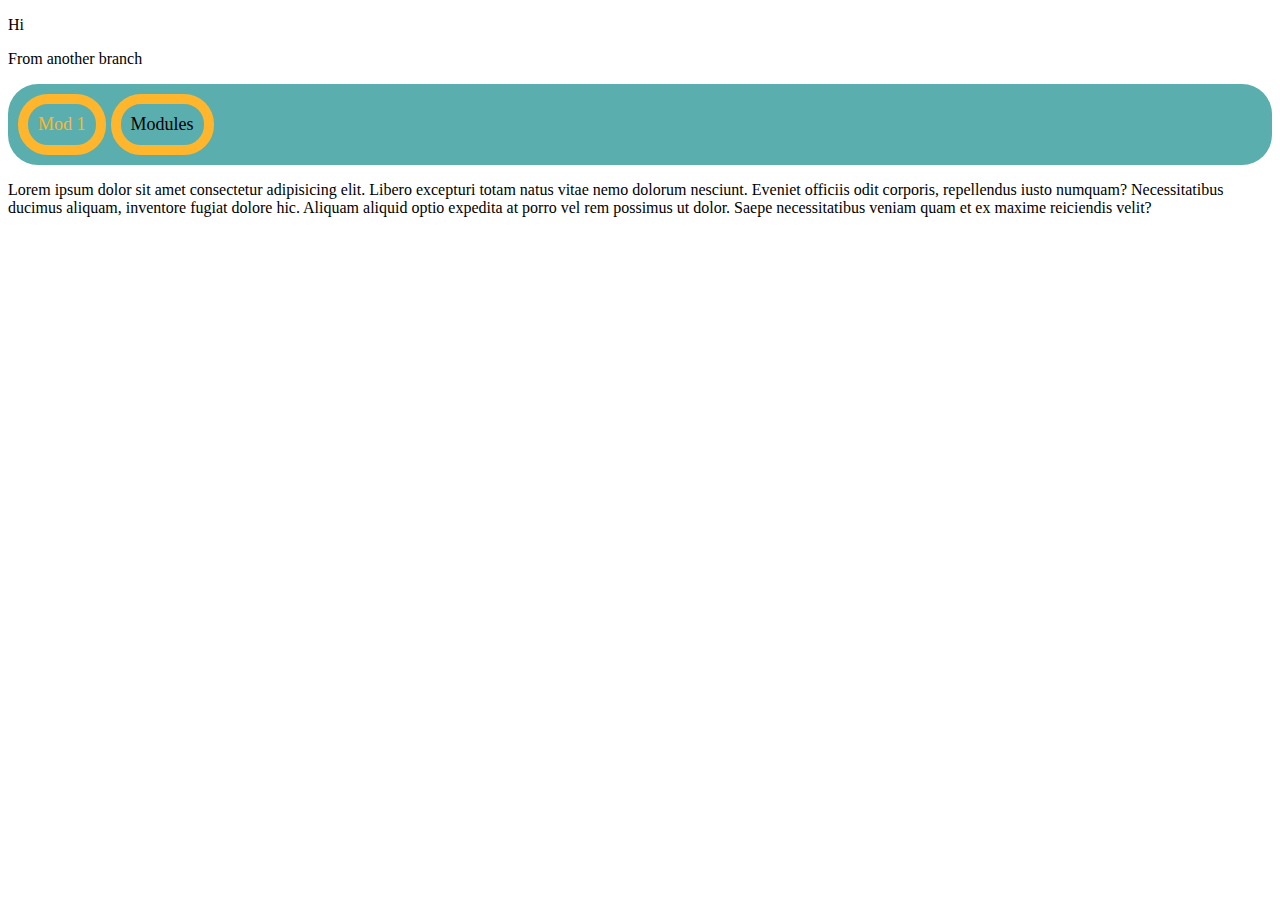
<file: index.html>
<!DOCTYPE html>
<html lang="en">

<head>
    <meta charset="UTF-8">
    <meta http-equiv="X-UA-Compatible" content="IE=edge">
    <meta name="viewport" content="width=device-width, initial-scale=1.0">
    <title>Practice</title>
    <link rel="stylesheet" href="css/nav.css">
</head>

<body>
    <p>Hi</p>
    <!-- <a href="Mod1.html">Mod 1</a>
    <a href="Mod2.html">Mod 2</a>
    <a href="Mod5.html">Mod 5</a>
    <a href="Mod6.html">Mod 6</a> -->
    <p>From another branch</p>

    <header>
        <nav>
            <ul>
                <li><a href="Mod1.html">Mod 1</a></li>
                <li>Modules
                    <ul class="dropdown">
                        <li><a href="Mod01.html">Mod 1</a></li>
                        <li><a href="Mod02.html">Mod 2</a></li>
                        <li><a href="Mod05.html">Mod 5</a></li>
                        <li><a href="Mod06.html">Mod 6</a></li>
                        <li><a href="Mod07.html">Mod 7</a></li>
                        <li><a href="Mod08.html">Mod 8</a></li>
                        <li><a href="Mod11.html">Mod 11</a></li>
                        <li><a href="Mod12.html">Mod 12</a></li>
                        <li><a href="Mod14.html">Mod 14</a></li>
                        <li><a href="Mod16.js">Mod 16</a></li>
                    </ul>
                </li>
            </ul>
        </nav>
    </header>

    <section>
        <div>Lorem ipsum dolor sit amet consectetur adipisicing elit. Libero excepturi totam natus vitae nemo dolorum
            nesciunt. Eveniet officiis odit corporis, repellendus iusto numquam? Necessitatibus ducimus aliquam,
            inventore fugiat dolore hic. Aliquam aliquid optio expedita at porro vel rem possimus ut dolor. Saepe
            necessitatibus veniam quam et ex maxime reiciendis velit?</div>
    </section>
</body>

</html>
</file>
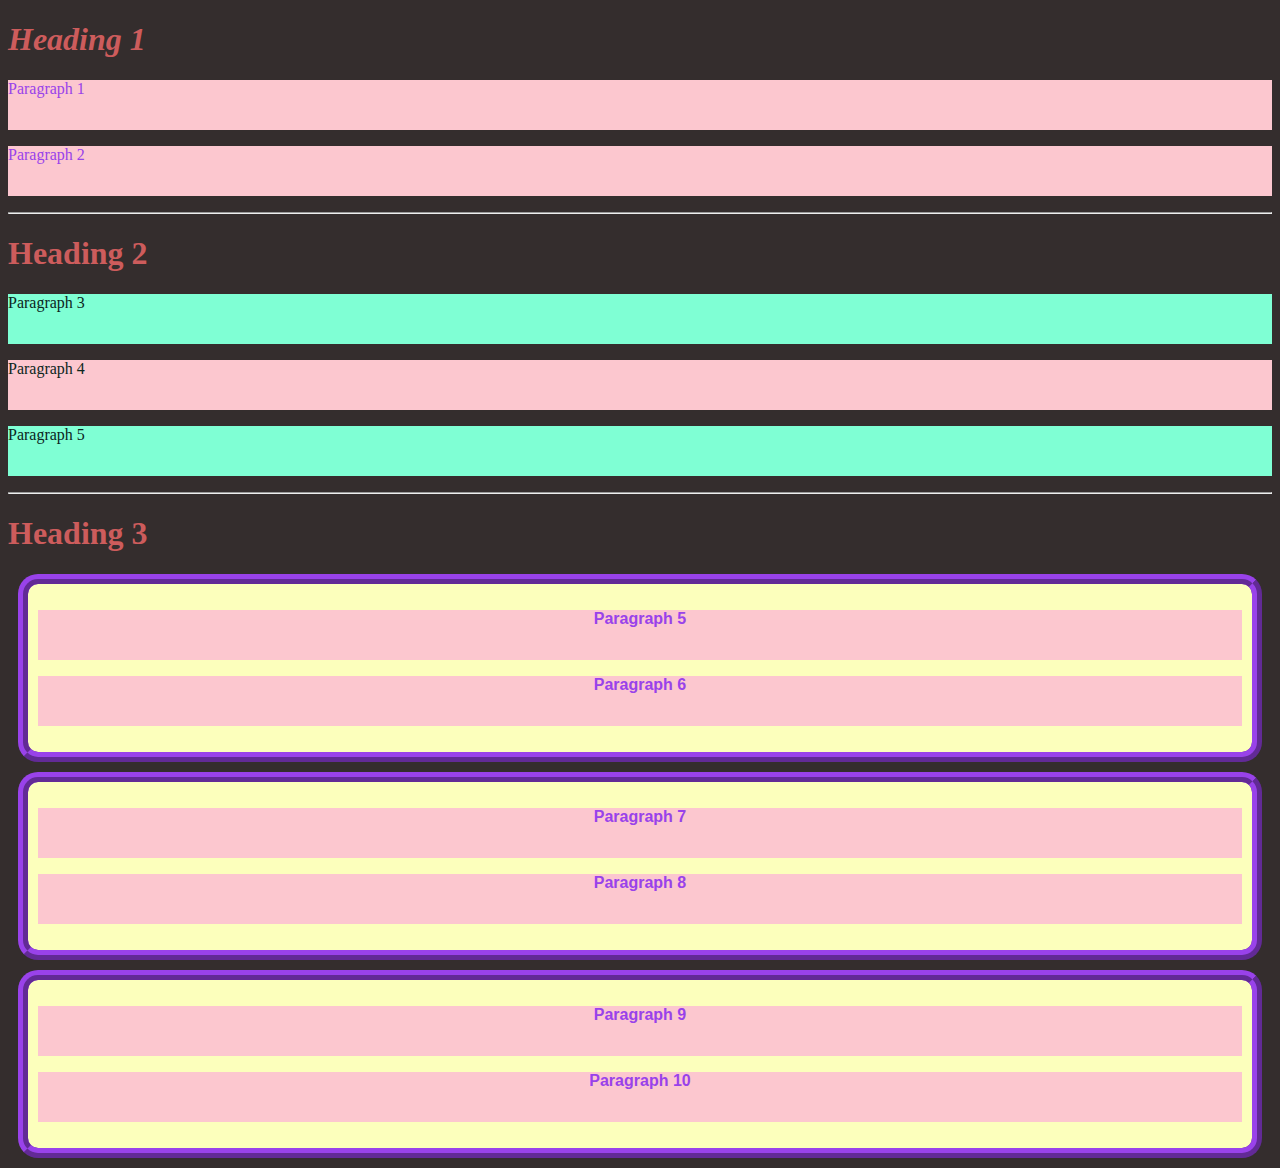
<file: Mod01.html>
<!DOCTYPE html>
<html lang="en">

<head>
    <meta charset="UTF-8">
    <meta http-equiv="X-UA-Compatible" content="IE=edge">
    <meta name="viewport" content="width=device-width, initial-scale=1.0">
    <title>Meow</title>
    <link rel="icon" type="image/x-icon" href="images/favicon.png">
    <!-- Embedded CSS -->
    <style>
        body {
            background-color: rgb(52, 45, 45);
        }

        p {
            color: rgb(153, 66, 234);
            background-color: rgb(252, 199, 207);
            font-size: 100%;
            height: 50px;
            width: 100%;
        }

        h1 {
            color: indianred;
        }

        #header {
            font-style: italic;
        }

        .cls1 {
            color: rgb(12, 38, 29);
        }

        .cls1bc {
            background-color: aquamarine;
        }

        .division {
            background-color: rgb(252, 255, 188);
            border: 10px ridge rgb(153, 66, 234);
            border-radius: 20px;
            margin: 10px;
            /* margin: 1px; 1px in top, right, bottom, left
            margin: 1px 2px; 1px in top & bottom, 2px in left & right
            margin: 1px 2px 3px; 1px in top, 2px in left & right, 3px in bottom
            margin: 1px 2px 3px 4px; 1px in top, 2px in right, 3px in bottom, 4px in left (clockwise) */
            padding: 10px; 
            /* margin is outside border, padding is inside border. Rest attributes are same */
        }
        .division p{
            text-align: center;
            font-family: 'Segoe UI', Tahoma, Geneva, Verdana, sans-serif;
            font-weight: 700;
            /* division class er vitore sob p tag er upor kaz hobe */
        }
    </style>
</head>

<body>
    <!-- id should be unique. # in style -->
    <h1 id="header">Heading 1</h1>
    <p>Paragraph 1</p>
    <p>Paragraph 2</p>
    <hr>
    <!-- multiple classes can be used at once. dot in style -->
    <h1>Heading 2</h1>
    <p class="cls1 cls1bc">Paragraph 3</p>
    <p class="cls1">Paragraph 4</p>
    <p class="cls1 cls1bc">Paragraph 5</p>
    <hr>
    <h1>Heading 3</h1>
    <div class="division">
        <p>Paragraph 5</p>
        <p>Paragraph 6</p>
    </div>
    <div class="division">
        <p>Paragraph 7</p>
        <p>Paragraph 8</p>
    </div>
    <div class="division">
        <p>Paragraph 9</p>
        <p>Paragraph 10</p>
    </div>
</body>

</html>
</file>
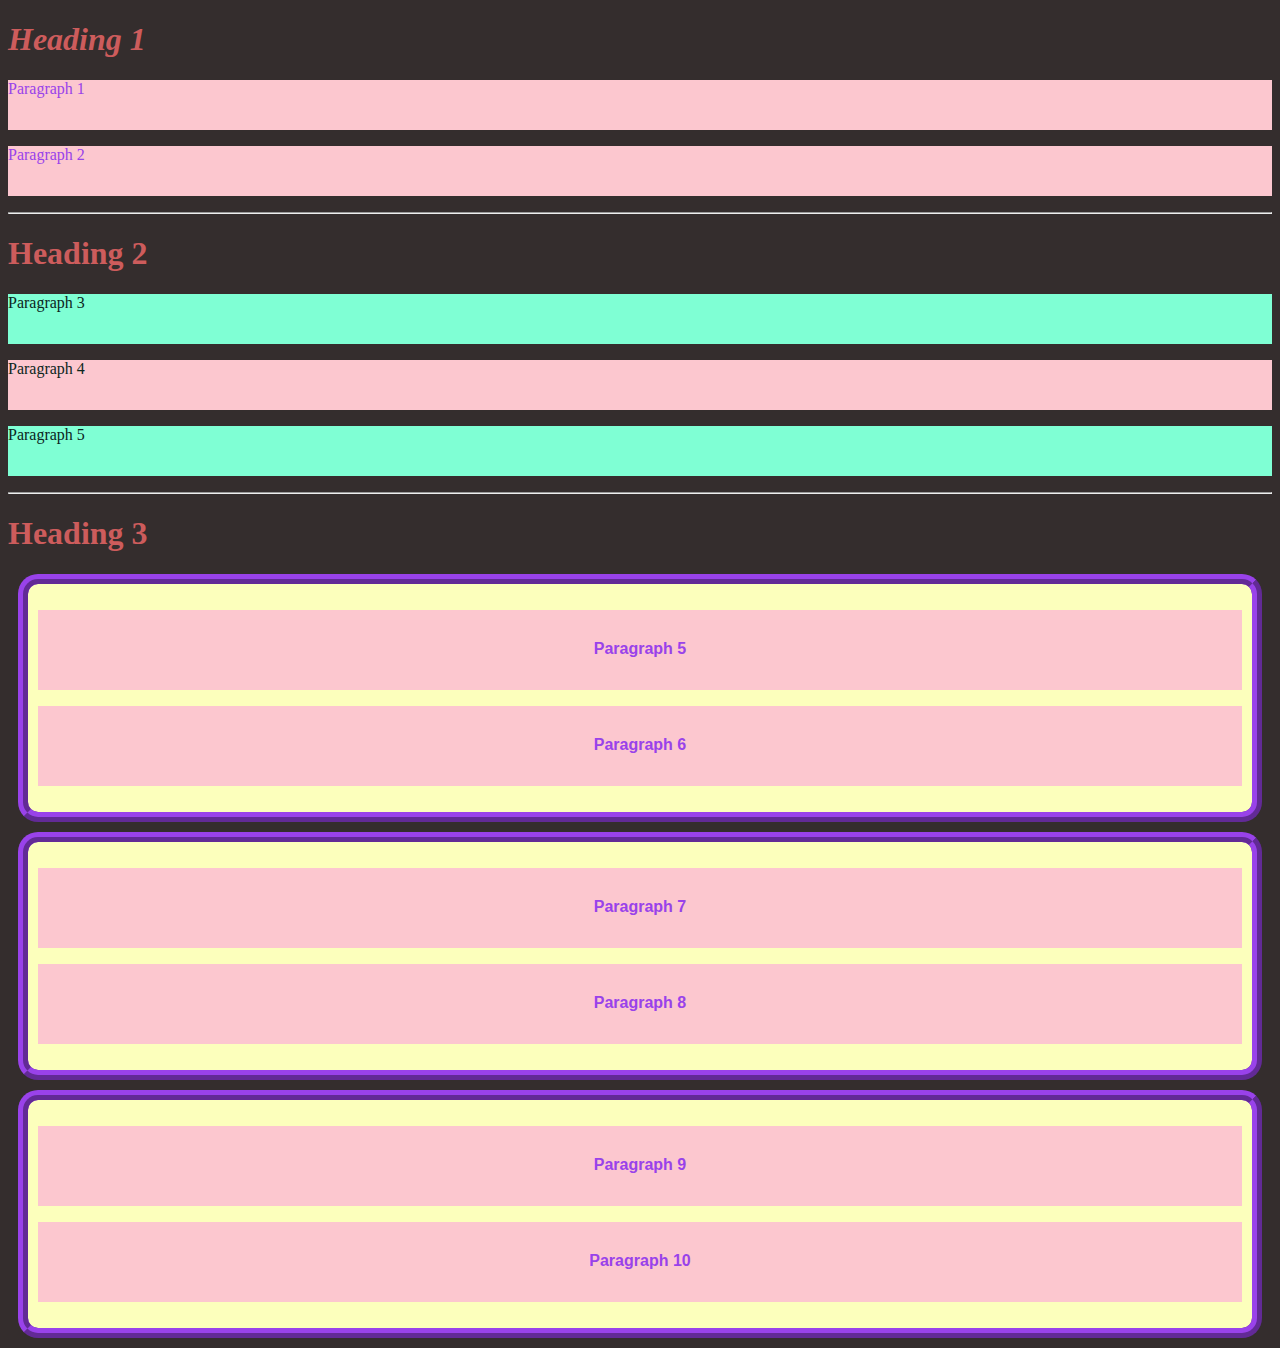
<file: Mod02.html>
<!DOCTYPE html>
<html lang="en">

<head>
    <meta charset="UTF-8">
    <meta http-equiv="X-UA-Compatible" content="IE=edge">
    <meta name="viewport" content="width=device-width, initial-scale=1.0">
    <title>Meow</title>
    <link rel="icon" type="image/x-icon" href="images/favicon.png">
    <!-- External CSS -->
    <link rel="stylesheet" href="css/Mod2.css">
</head>

<body>
    <!-- id should be unique. # in style -->
    <h1 id="header">Heading 1</h1>
    <p>Paragraph 1</p>
    <p>Paragraph 2</p>
    <hr>
    <!-- multiple classes can be used at once. dot in style -->
    <h1>Heading 2</h1>
    <p class="cls1 cls1bc">Paragraph 3</p>
    <p class="cls1">Paragraph 4</p>
    <p class="cls1 cls1bc">Paragraph 5</p>
    <hr>
    <h1>Heading 3</h1>
    <div class="division">
        <p>Paragraph 5</p>
        <p>Paragraph 6</p>
    </div>
    <div class="division">
        <p>Paragraph 7</p>
        <p>Paragraph 8</p>
    </div>
    <div class="division">
        <p>Paragraph 9</p>
        <p>Paragraph 10</p>
    </div>
</body>

</html>
</file>
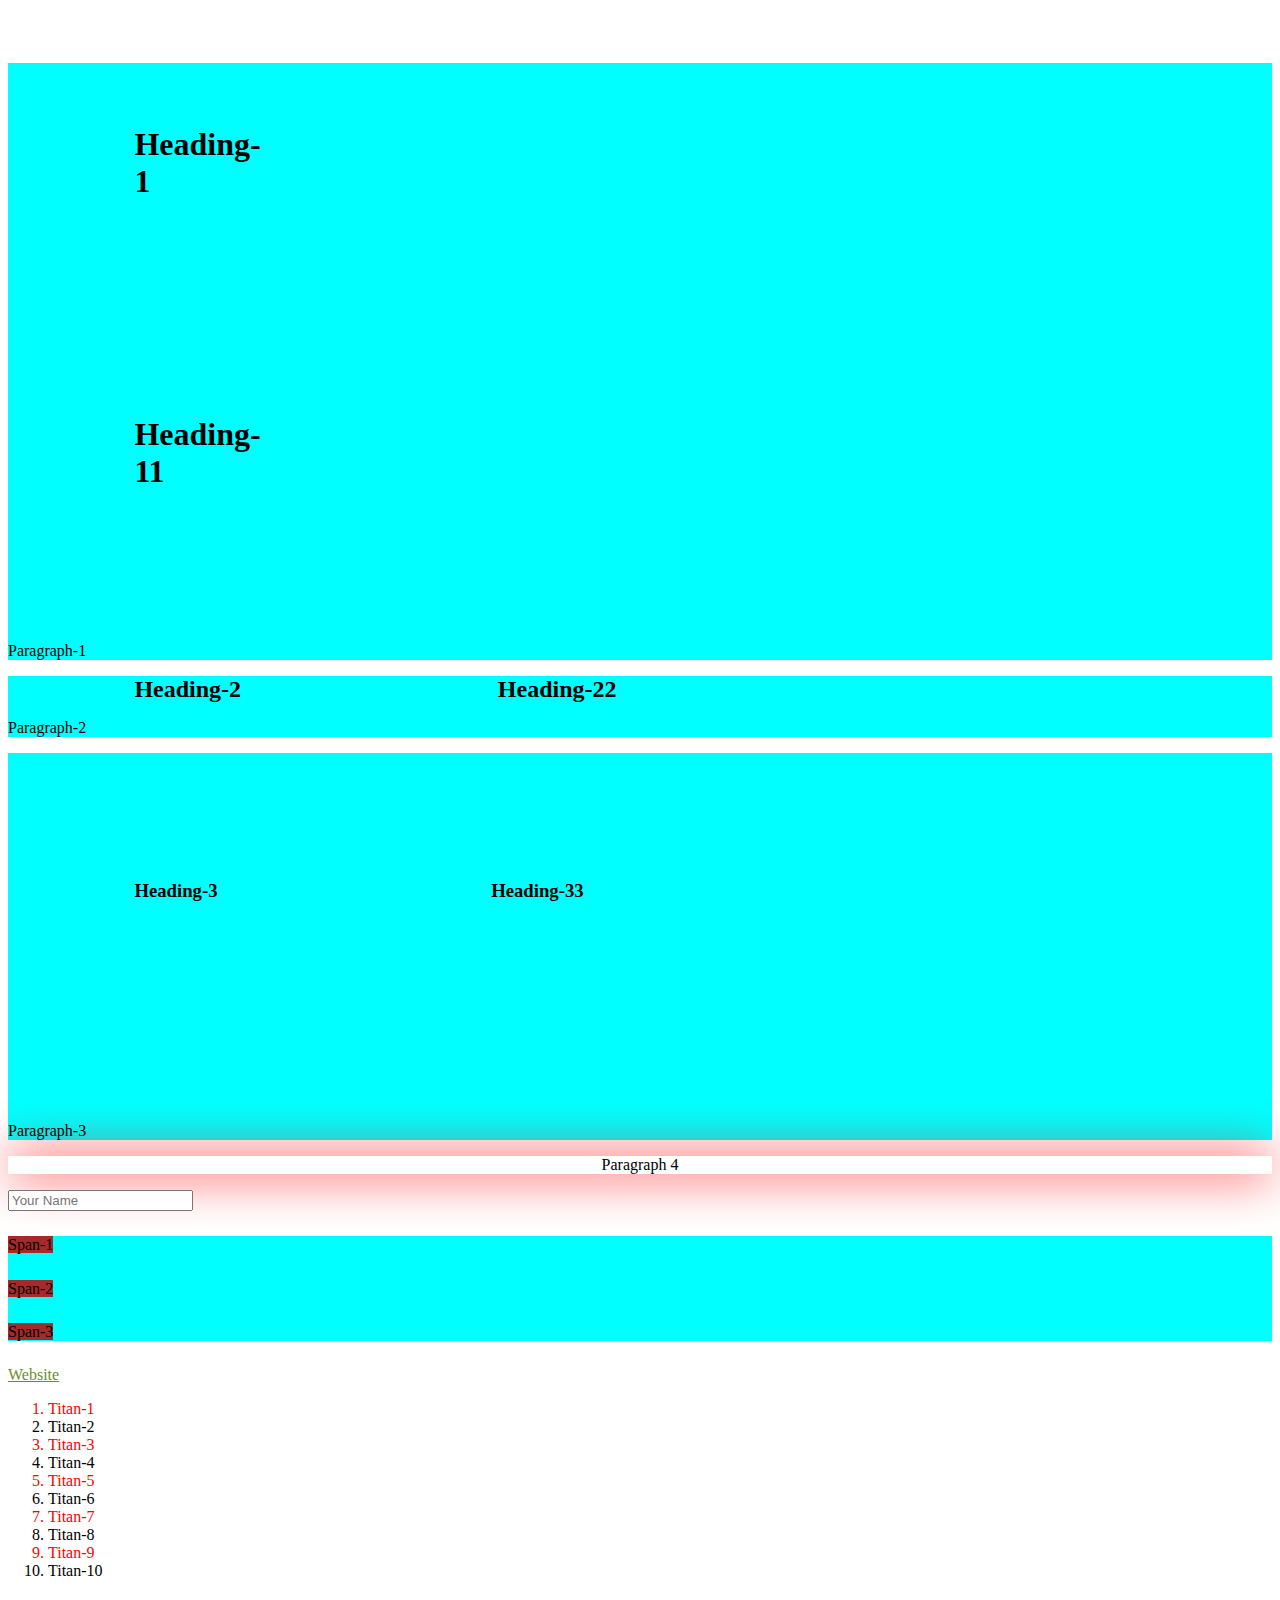
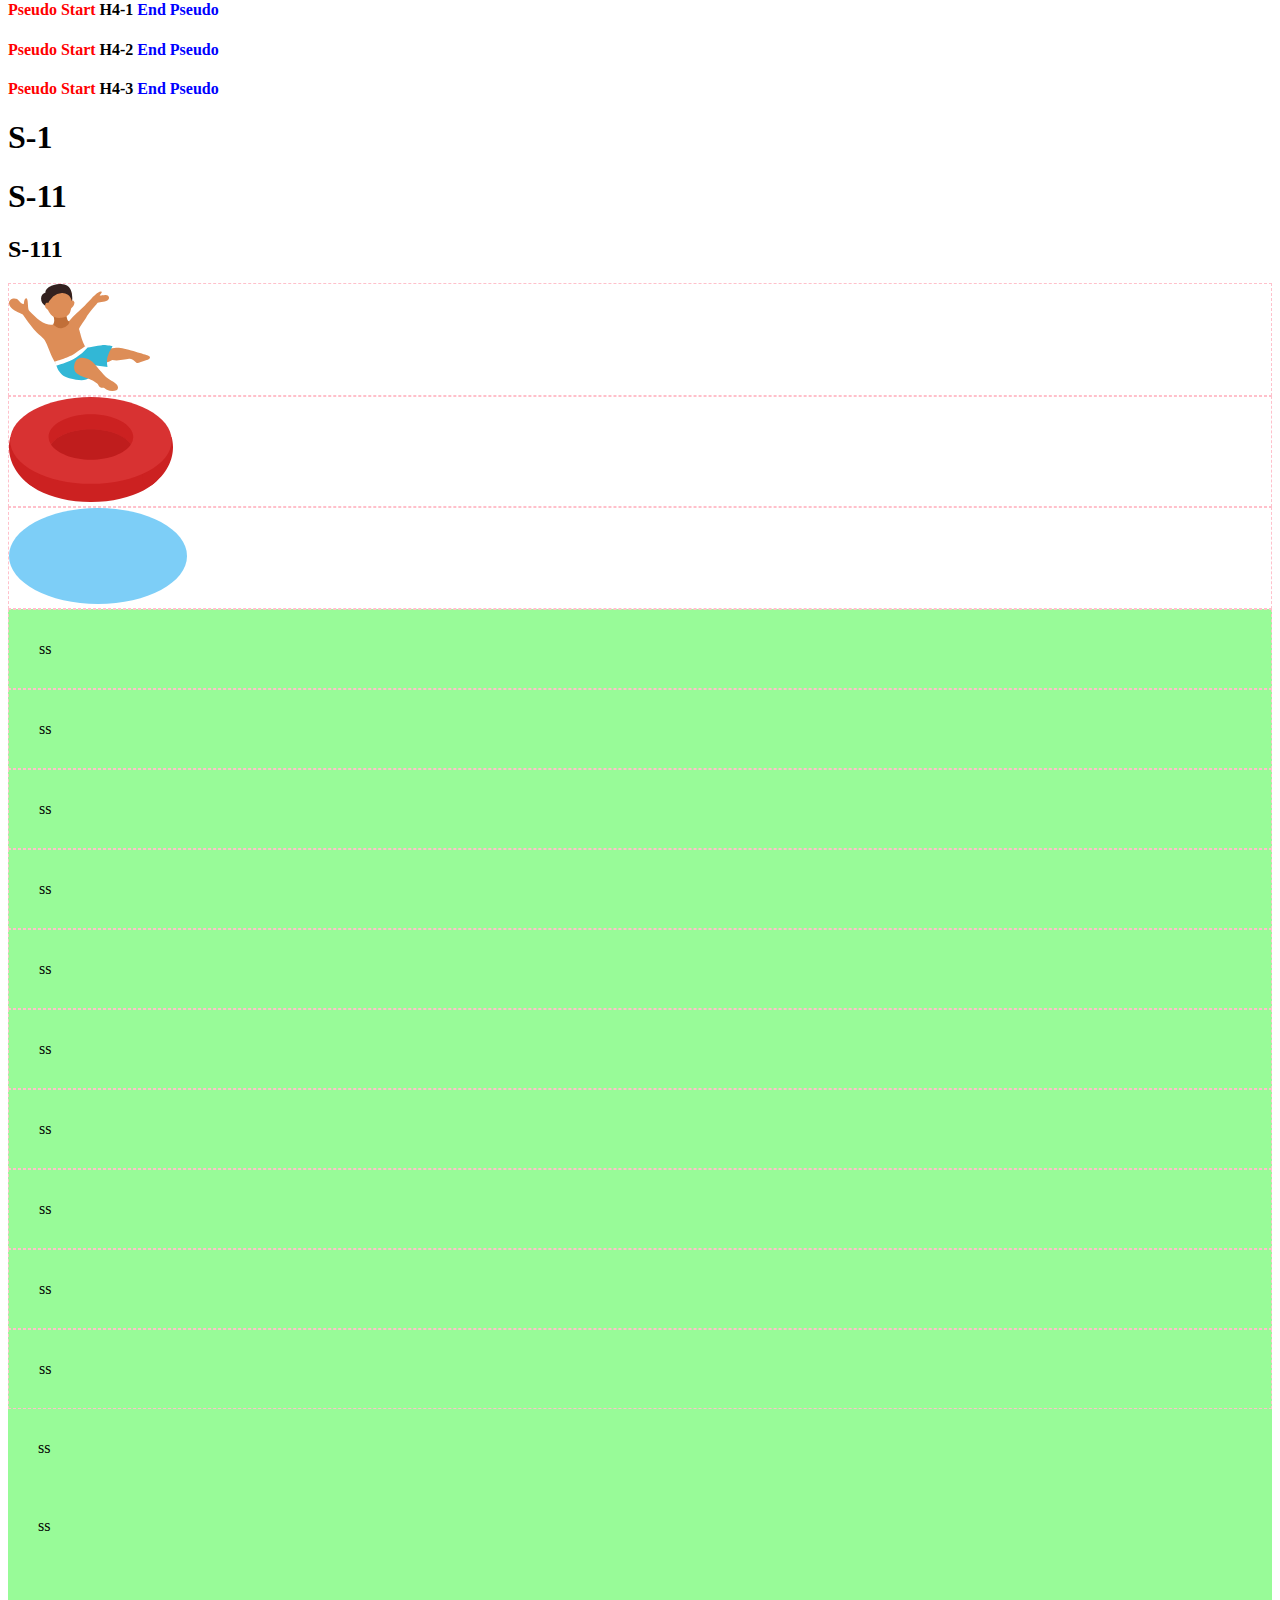
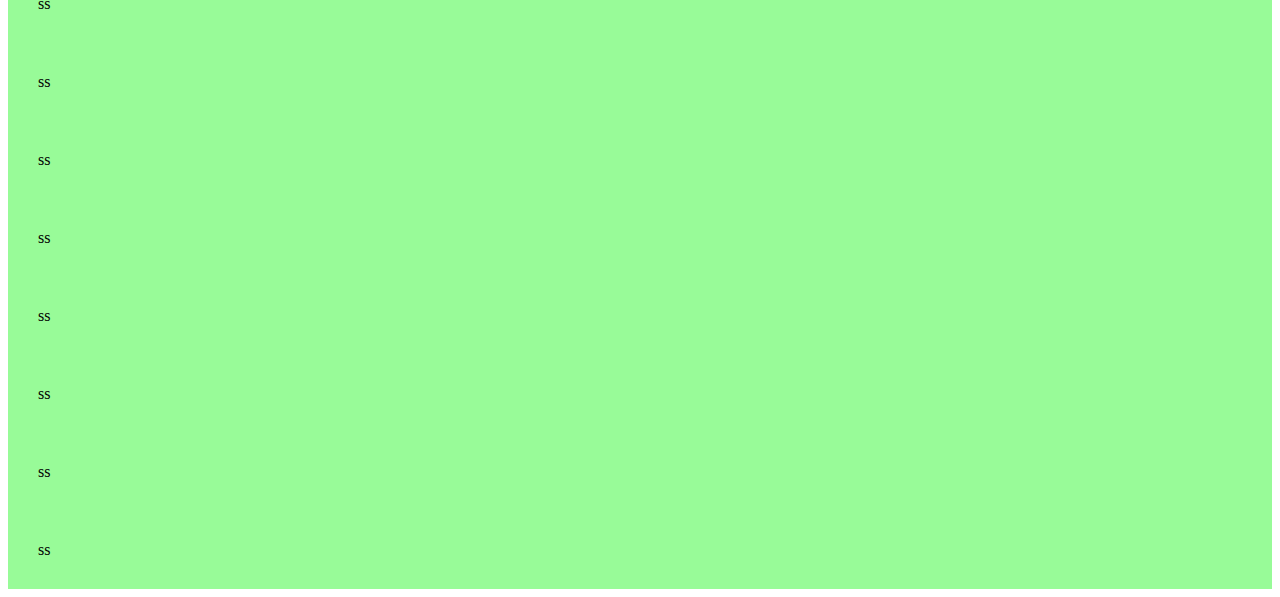
<file: Mod05.html>
<!DOCTYPE html>
<html lang="en">

<head>
    <meta charset="UTF-8">
    <meta http-equiv="X-UA-Compatible" content="IE=edge">
    <meta name="viewport" content="width=device-width, initial-scale=1.0">
    <title>Module 5</title>
    <style>
        .div {
            background-color: aqua;
            /* align-items: center;
            text-align: center; */
        }

        div h1 {
            display: block;
            height: 100px;
            width: 100px;
            margin-top: 5%;
            margin-bottom: 5%;
            margin-left: 5%;
            margin-right: 5%;
            padding-top: 5%;
            padding-bottom: 5%;
            padding-left: 5%;
            padding-right: 5%;
        }

        div h2 {
            display: inline;

            /* height: 100px;
            width: 100px; */
            /* inline element e height width dewa jay na */

            /* margin-top: 5%;
            /* margin-bottom: 5%; */
            /* Not Possible */

            margin-left: 5%;
            margin-right: 5%;

            /* padding-top: 5%;
            padding-bottom: 5%; */
            /* Not Possible */

            padding-left: 5%;
            padding-right: 5%;
        }

        div h3 {
            display: inline-block;
            height: 100px;
            width: 100px;
            margin-top: 5%;
            margin-bottom: 5%;
            margin-left: 5%;
            margin-right: 5%;
            padding-top: 5%;
            padding-bottom: 5%;
            padding-left: 5%;
            padding-right: 5%;
        }

        /* width-height<padding<border<margin */
        .pseudo {
            text-align: center;
            box-shadow: 0px 0px 50px red;
        }

        .pseudo:hover {
            color: red;
            box-shadow: 10px 10px 50px rgb(146, 29, 255);
        }

        input:focus {
            color: blue;
            border-radius: 20px;
        }

        .align div {
            margin-top: 2%;
            margin-bottom: 2%;
            /* align-items: center; */
            /* align-content: center; */
            /* align-self: center; */
        }

        .align div span {
            background-color: brown;
            /* align-items: center; */
            /* align-content: center; */
            /* align-self: center; */
        }

        a {
            color: olivedrab;
        }

        a:visited {
            color: orangered;
        }

        li:nth-child(2n+1) {
            /* first-child/last-child */

            color: red;
        }

        h4::before {
            content: 'Pseudo Start ';
            color: red;
        }

        h4::after {
            content: ' End Pseudo';
            color: blue;
        }

        .swimming div {
            border: 1px dashed pink;
        }
        .sw{
            background-color: palegreen;
            padding: 30px;
        }
        /* .swimming{
            position: relative; 
        } */
        /* #ring{
            position: relative;
            margin-left: 20px;
        } 
        affect just on its own position */
        
        /* #ring{
            position: absolute;
            margin-left: 30px;
            margin-top: 30px;
        }
        affect according to its parent class */

        /* #ring{
            position: sticky;
            top: 20px;
        }
        affect only inside its parent class */

        /* #ring{
            position: fixed;
            top: 20px;
        }
        affect on entire page */

        #boy{
            position: sticky;
            top: 0px;
            z-index: 2;
        }
        #ring{
            position: sticky;
            top: 40px;
            z-index: 1;
        }
        #water{
            position: sticky;
            top: 70px;
            z-index: 0;
        }
        

    </style>
</head>

<body>
    <!-- div*3>h2{Heading-$}+p{Paragraph-$} -->
    <div class="div">
        <h1>Heading-1</h1>
        <h1>Heading-11</h1>
        <p>Paragraph-1</p>
    </div>
    <div class="div">
        <h2>Heading-2</h2>
        <h2>Heading-22</h2>
        <p>Paragraph-2</p>
    </div>
    <div class="div">
        <h3>Heading-3</h3>
        <h3>Heading-33</h3>
        <p>Paragraph-3</p>
    </div>

    <!-- pseudo -->
    <p class="pseudo">Paragraph 4</p>
    <input type="text" placeholder="Your Name">
    <div class="div align">
        <div><span>Span-1</span></div>
        <div><span>Span-2</span></div>
        <div><span>Span-3</span></div>
    </div>
    <a
        href="https://www.googleadservices.com/pagead/aclk?sa=L&ai=DChcSEwi43_DJ5uD3AhUWHCsKHdfBB64YABAAGgJzZg&ohost=www.google.com&cid=CAESbOD2gF277DgEk1m5JUVTO8KhSESADrHuN0ps4DpdMXx5mrKk8CK0M0yamesnNpCMvTwrMfF4NJ18fRftmh0QQ9M2Kk3x-_rVwKrDmVBx8UWwiqfX5IFxSK3FbfHjM2NvHr1_NXdcq0mGaTsbCQ&sig=AOD64_1IULb0UVuJTApBuy9bMQS05-XYyQ&q&adurl&ved=2ahUKEwjisOrJ5uD3AhX7SGwGHanaAyoQ0Qx6BAgFEAE">Website</a>
    <ol>
        <li>Titan-1</li>
        <li>Titan-2</li>
        <li>Titan-3</li>
        <li>Titan-4</li>
        <li>Titan-5</li>
        <li>Titan-6</li>
        <li>Titan-7</li>
        <li>Titan-8</li>
        <li>Titan-9</li>
        <li>Titan-10</li>
    </ol>
    <h4>H4-1</h4>
    <h4>H4-2</h4>
    <h4>H4-3</h4>

    <!-- Position -->
    <section>
        <h1>S-1</h1>
        <h1>S-11</h1>
        <h2>S-111</h2>
    </section>
    <section class="swimming">
        <div id="boy"><img src="images/boy.svg" alt=""></div>
        <div id="ring"><img src="images/ring.svg" alt=""></div>
        <div id="water"><img src="images/water.svg" alt=""></div>

        <!-- .sw*10>span{ss} -->
        <div class="sw"><span>ss</span></div>
        <div class="sw"><span>ss</span></div>
        <div class="sw"><span>ss</span></div>
        <div class="sw"><span>ss</span></div>
        <div class="sw"><span>ss</span></div>
        <div class="sw"><span>ss</span></div>
        <div class="sw"><span>ss</span></div>
        <div class="sw"><span>ss</span></div>
        <div class="sw"><span>ss</span></div>
        <div class="sw"><span>ss</span></div>
    </section>
    <section>
        <div class="sw"><span>ss</span></div>
        <div class="sw"><span>ss</span></div>
        <div class="sw"><span>ss</span></div>
        <div class="sw"><span>ss</span></div>
        <div class="sw"><span>ss</span></div>
        <div class="sw"><span>ss</span></div>
        <div class="sw"><span>ss</span></div>
        <div class="sw"><span>ss</span></div>
        <div class="sw"><span>ss</span></div>
        <div class="sw"><span>ss</span></div>
        
    </section>
</body>

</html>
</file>
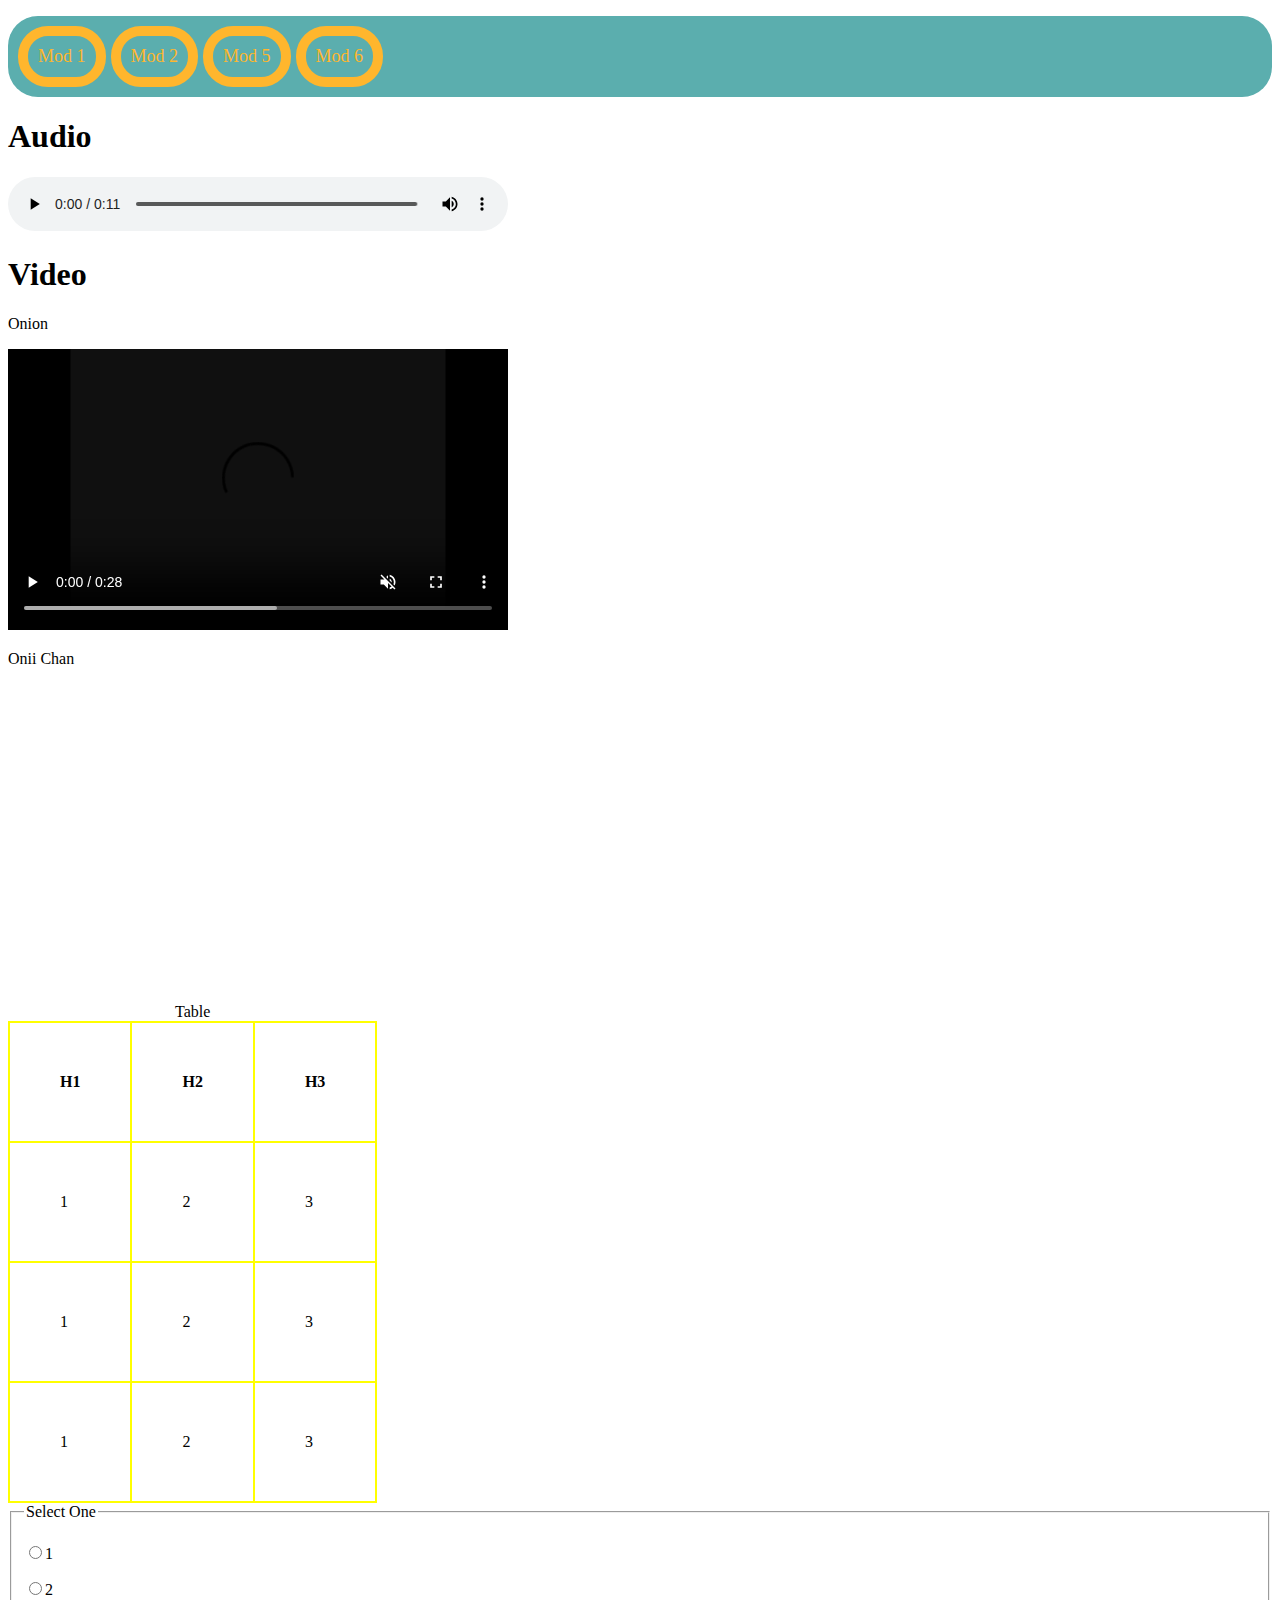
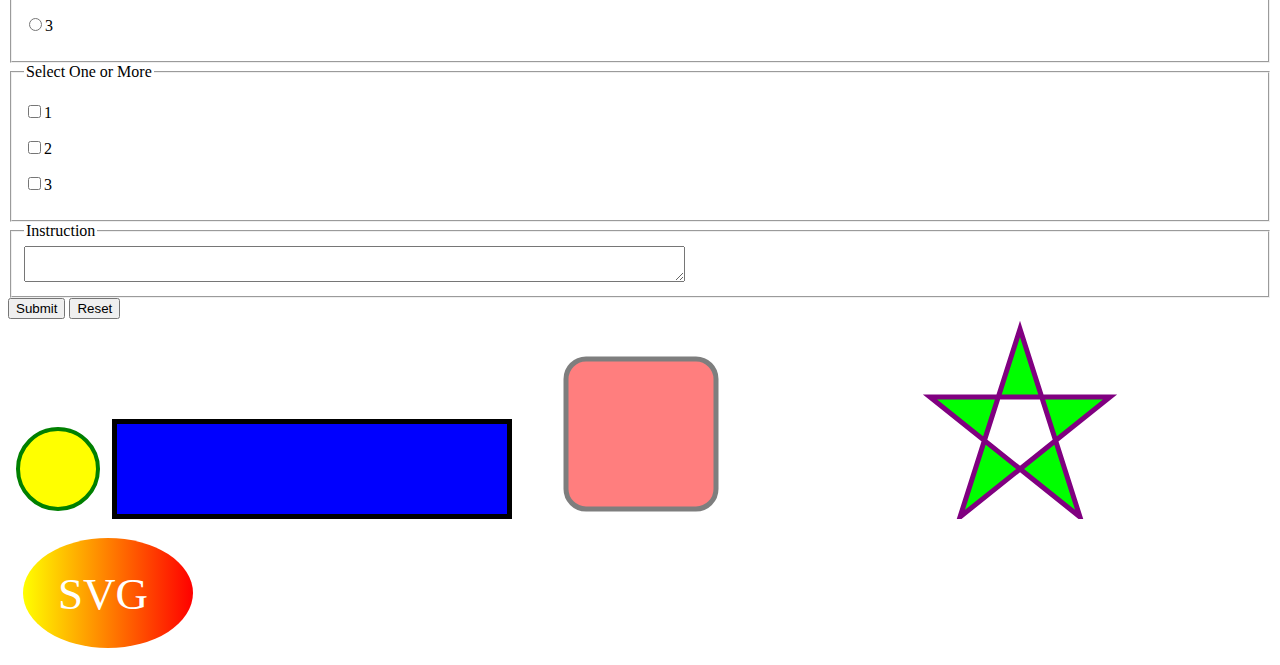
<file: Mod06.html>
<!DOCTYPE html>
<html lang="en">

<head>
    <meta charset="UTF-8">
    <meta http-equiv="X-UA-Compatible" content="IE=edge">
    <meta name="viewport" content="width=device-width, initial-scale=1.0">
    <title>Module 6</title>
    <link rel="stylesheet" href="css/nav.css">
    <style>
        audio {
            width: 500px;
        }

        video {
            width: 500px;
        }

        table {
            border-collapse: collapse;
        }

        td,
        th {
            border: 2px solid yellow;
            padding: 50px 50px;
        }

        textarea:focus {
            border-radius: 30px;
            padding: 0 30px;
        }
    </style>
</head>

<body>

    <header>
        <nav>
            <!-- navbar -->
            <ul>
                <li><a href="Mod1.html">Mod 1</a></li>
                <li><a href="Mod2.html">Mod 2</a></li>
                <li><a href="Mod5.html">Mod 5</a></li>
                <li><a href="Mod6.html">Mod 6</a></li>
            </ul>
        </nav>
    </header>

    <!-- 6-1 -->
    <h1>Audio</h1>
    <audio src="media/audio/chicken.mp3" controls></audio>
    <h1>Video</h1>
    <p>Onion</p>
    <video src="media/video/Onion.mp4" controls muted></video>
    <p>Onii Chan</p>
    <iframe width="500" height="315" src="https://www.youtube.com/embed/hZmMnq_Is6k" title="YouTube video player"
        frameborder="0" allow="accelerometer; autoplay; clipboard-write; encrypted-media; gyroscope; picture-in-picture"
        allowfullscreen></iframe>

    <!-- 6-2 -->
    <!-- .container>div.blog*4>h3{My Blog-$}+p>lorem50 -->
    <!-- semantic tags => to make html tags more meaningful -->
    <header>
        <nav>
            <!-- navbar -->
        </nav>
    </header>

    <main>
        <!-- sections -->
        <section class="blogs">
            <article class="blog"></article>
            <article class="blog"></article>
        </section>

        <section class="photos">
        </section>
    </main>

    <footer>
    </footer>

    <!-- 6-3 -->
    <table class="table-bordered">
        <caption>Table</caption>
        <thead>
            <tr>
                <th>H1</th>
                <th>H2</th>
                <th>H3</th>
            </tr>
        </thead>
        <tbody>
            <tr>
                <td>1</td>
                <td>2</td>
                <td>3</td>
            </tr>
            <tr>
                <td>1</td>
                <td>2</td>
                <td>3</td>
            </tr>
            <tr>
                <td>1</td>
                <td>2</td>
                <td>3</td>
            </tr>
        </tbody>
    </table>

    <!-- 6-4 -->
    <form action="">
        <!-- fieldset>legend{Select One}+p*3>label>input:r{$} -->
        <fieldset>
            <!-- name=number for every input so that multiple options can't be chosen -->
            <legend>Select One</legend>
            <p><label for="1"><input type="radio" name="number" id="1">1</input></label></p>
            <p><label for="2"><input type="radio" name="number" id="2">2</input></label></p>
            <p><label for="3"><input type="radio" name="number" id="3">3</input></label></p>
        </fieldset>
        <fieldset>
            <legend>Select One or More</legend>
            <p><label for="1"><input type="checkbox" name="num" id="1">1</input></label></p>
            <p><label for="2"><input type="checkbox" name="num" id="2">2</input></label></p>
            <p><label for="3"><input type="checkbox" name="num" id="3">3</input></label></p>
        </fieldset>
        <fieldset>
            <legend>Instruction</legend>
            <textarea name="instr" id="" cols="80%" rows="2"></textarea>
        </fieldset>
        <button type="submit">Submit</button>
        <button type="reset">Reset</button>
    </form>

    <!-- 6-7 -->
    <svg title="This is a circle" width="100" height="100">
        <circle cx="50" cy="50" r="40" stroke="green" stroke-width="4" fill="yellow" />
    </svg>
    <svg width="400" height="100">
        <rect width="400" height="100" style="fill:rgb(0,0,255);stroke-width:10;stroke:rgb(0,0,0)" />
    </svg>
    <svg width="400" height="180">
        <rect x="50" y="20" rx="20" ry="20" width="150" height="150"
            style="fill:red;stroke:black;stroke-width:5;opacity:0.5" />
    </svg>
    <svg width="300" height="200">
        <polygon points="100,10 40,198 190,78 10,78 160,198"
            style="fill:lime;stroke:purple;stroke-width:5;fill-rule:evenodd;" />
    </svg>
    <svg height="130" width="500">
        <defs>
            <linearGradient id="grad1" x1="0%" y1="0%" x2="100%" y2="0%">
                <stop offset="0%" style="stop-color:rgb(255,255,0);stop-opacity:1" />
                <stop offset="100%" style="stop-color:rgb(255,0,0);stop-opacity:1" />
            </linearGradient>
        </defs>
        <ellipse cx="100" cy="70" rx="85" ry="55" fill="url(#grad1)" />
        <text fill="#ffffff" font-size="45" font-family="Verdana" x="50" y="86">SVG</text>
        Sorry, your browser does not support inline SVG.
    </svg>

</body>

</html>
</file>
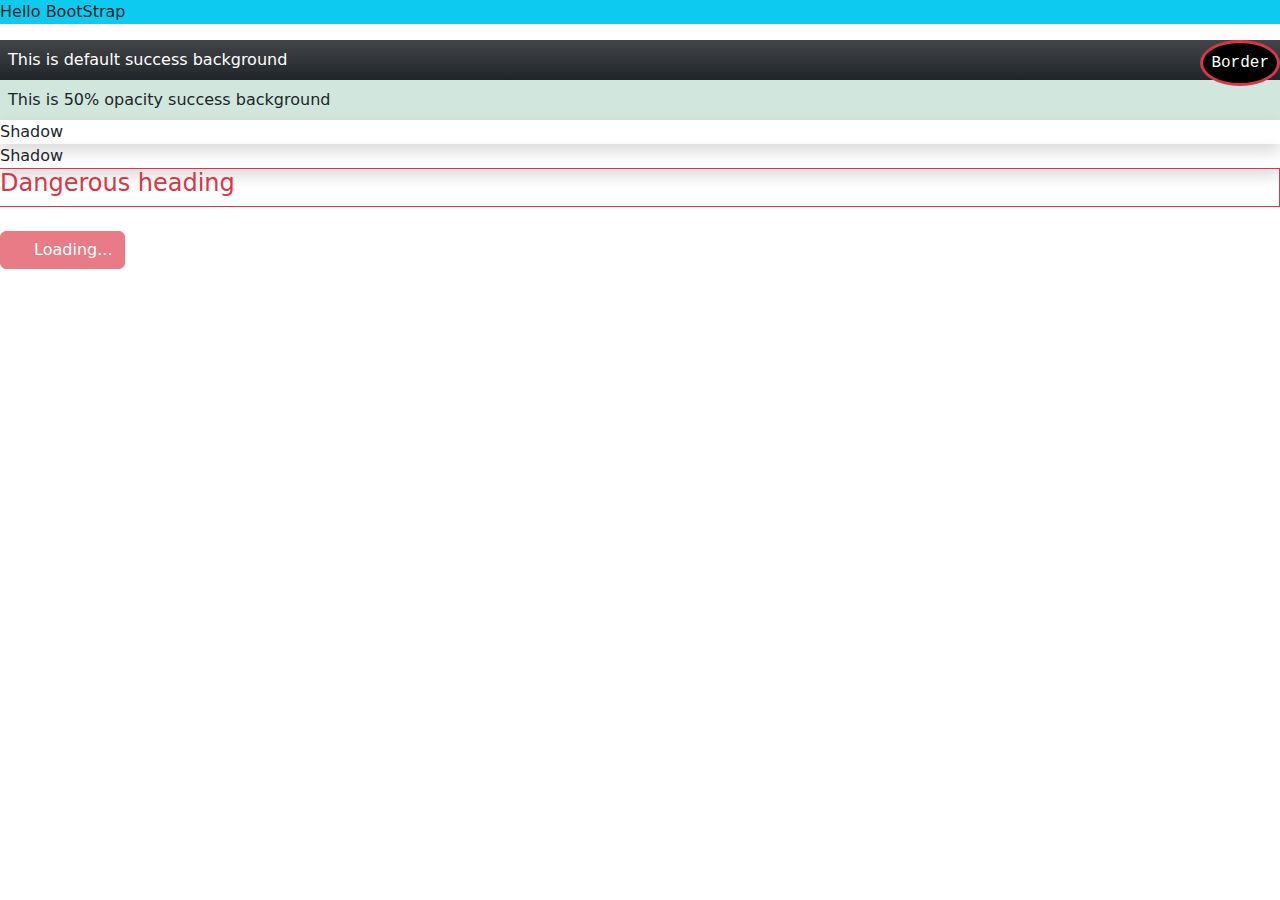
<file: Mod11.html>
<!DOCTYPE html>
<html lang="en">

<head>
    <meta charset="UTF-8">
    <meta http-equiv="X-UA-Compatible" content="IE=edge">
    <meta name="viewport" content="width=device-width, initial-scale=1.0">
    <title>Module 11</title>
    <!-- CSS only -->
    <link rel="stylesheet" href="css/bootstrap.min.css">
</head>

<body>
    <main>
        <p class="bg-info">Hello BootStrap</p>
        <div
            class="border border-danger border-3 p-2 rounded-circle bg-black text-white font-monospace position-absolute end-0">
            Border
        </div>
        <div class="bg-dark bg-gradient p-2 text-white">This is default success background</div>
        <div class="bg-success p-2" style="--bs-bg-opacity: .2;">This is 50% opacity success background</div>
        <div class="shadow">Shadow</div>
        <div class="shadow">Shadow</div>
        <div class="h4 pb-2 mb-4 text-danger border border-start-0 border-danger">
            Dangerous heading
        </div>
        <button class="btn btn-danger" type="button" disabled>
            <span class="spinner-grow spinner-grow-sm" role="status" aria-hidden="true"></span>
            Loading...
        </button>
    </main>
    <script src="js/bootstrap.bundle.min.js"></script>
</body>

</html>
</file>
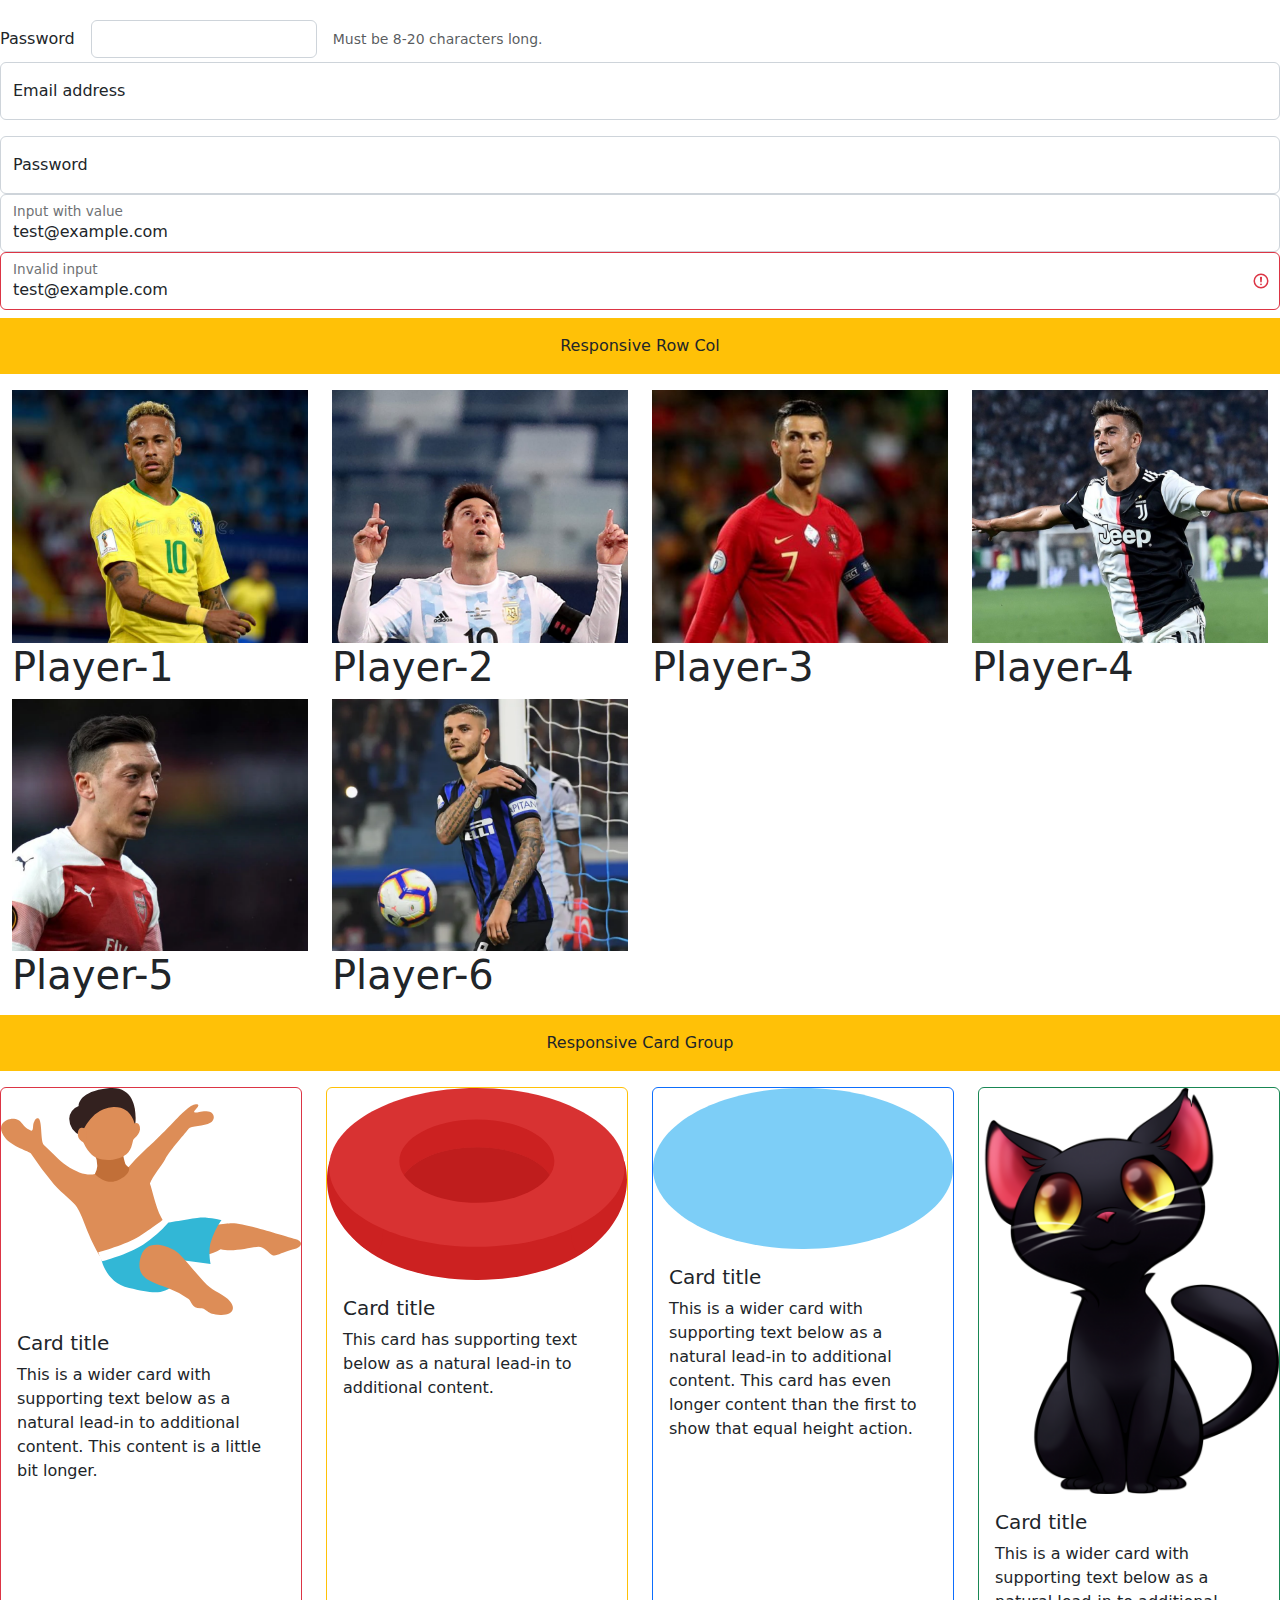
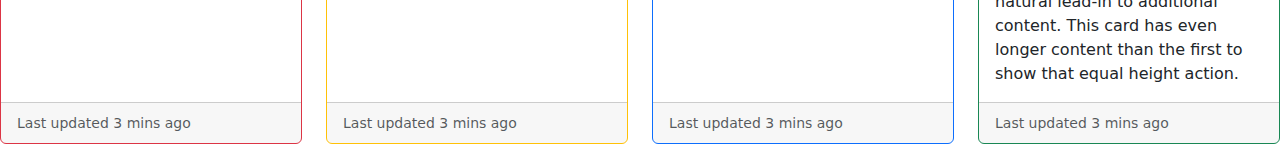
<file: Mod12.html>
<!DOCTYPE html>
<html lang="en">

<head>
    <meta charset="UTF-8">
    <meta http-equiv="X-UA-Compatible" content="IE=edge">
    <meta name="viewport" content="width=device-width, initial-scale=1.0">
    <title>Module 12</title>
    <link rel="stylesheet" href="css/bootstrap.min.css">
    <style>
        body {
            margin: 0px;
        }
    </style>
</head>

<body>
    <div class="row g-3 align-items-center my-1">
        <div class="col-auto">
            <label for="inputPassword6" class="col-form-label">Password</label>
        </div>
        <div class="col-auto">
            <input type="password" id="inputPassword6" class="form-control" aria-describedby="passwordHelpInline">
        </div>
        <div class="col-auto">
            <span id="passwordHelpInline" class="form-text">
                Must be 8-20 characters long.
            </span>
        </div>
    </div>
    <div class="form-floating mb-3">
        <input type="email" class="form-control" id="floatingInput" placeholder="name@example.com">
        <label for="floatingInput">Email address</label>
    </div>
    <div class="form-floating">
        <input type="password" class="form-control" id="floatingPassword" placeholder="Password">
        <label for="floatingPassword">Password</label>
    </div>
    <form class="form-floating">
        <input type="email" class="form-control" id="floatingInputValue" placeholder="name@example.com"
            value="test@example.com">
        <label for="floatingInputValue">Input with value</label>
    </form>
    <form class="form-floating">
        <input type="email" class="form-control is-invalid" id="floatingInputInvalid" placeholder="name@example.com"
            value="test@example.com">
        <label for="floatingInputInvalid">Invalid input</label>
    </form>

    <p class="bg-warning mt-2 p-3 text-center">Responsive Row Col</p>
    <!-- .row>.col-lg-3.col-md-4.col-sm-6.col-12*6>img.img-fluid[src=images/players/player-$.png]+h1{Player-$} -->
    <div class="row m-0">
        <div class="col-lg-3 col-md-4 col-sm-6 col-12">
            <img src="images/players/player-1.png" alt="" class="img-fluid">
            <h1>Player-1</h1>
        </div>
        <div class="col-lg-3 col-md-4 col-sm-6 col-12">
            <img src="images/players/player-2.png" alt="" class="img-fluid">
            <h1>Player-2</h1>
        </div>
        <div class="col-lg-3 col-md-4 col-sm-6 col-12">
            <img src="images/players/player-3.png" alt="" class="img-fluid">
            <h1>Player-3</h1>
        </div>
        <div class="col-lg-3 col-md-4 col-sm-6 col-12">
            <img src="images/players/player-4.png" alt="" class="img-fluid">
            <h1>Player-4</h1>
        </div>
        <div class="col-lg-3 col-md-4 col-sm-6 col-12">
            <img src="images/players/player-5.png" alt="" class="img-fluid">
            <h1>Player-5</h1>
        </div>
        <div class="col-lg-3 col-md-4 col-sm-6 col-12">
            <img src="images/players/player-6.png" alt="" class="img-fluid">
            <h1>Player-6</h1>
        </div>
    </div>

    <!-- card group -->
    <p class="bg-warning mt-2 p-3 text-center">Responsive Card Group</p>
    <div class="row row-cols-1 row-cols-md-3 row-cols-lg-4 g-4">
        <div class="col">
            <div class="card h-100 border-danger">
                <img src="images/boy.svg" class="card-img-top" alt="...">
                <div class="card-body">
                    <h5 class="card-title">Card title</h5>
                    <p class="card-text">This is a wider card with supporting text below as a natural lead-in to
                        additional content. This content is a little bit longer.</p>
                </div>
                <div class="card-footer">
                    <small class="text-muted">Last updated 3 mins ago</small>
                </div>
            </div>
        </div>
        <div class="col">
            <div class="card h-100 border-warning">
                <img src="images/ring.svg" class="card-img-top" alt="...">
                <div class="card-body">
                    <h5 class="card-title">Card title</h5>
                    <p class="card-text">This card has supporting text below as a natural lead-in to additional content.
                    </p>
                </div>
                <div class="card-footer">
                    <small class="text-muted">Last updated 3 mins ago</small>
                </div>
            </div>
        </div>
        <div class="col">
            <div class="card h-100 border-primary">
                <img src="images/water.svg" class="card-img-top" alt="...">
                <div class="card-body">
                    <h5 class="card-title">Card title</h5>
                    <p class="card-text">This is a wider card with supporting text below as a natural lead-in to
                        additional content. This card has even longer content than the first to show that equal height
                        action.</p>
                </div>
                <div class="card-footer">
                    <small class="text-muted">Last updated 3 mins ago</small>
                </div>
            </div>
        </div>
        <div class="col">
            <div class="card h-100 border-success">
                <img src="images/favicon.png" class="card-img-top" alt="...">
                <div class="card-body">
                    <h5 class="card-title">Card title</h5>
                    <p class="card-text">This is a wider card with supporting text below as a natural lead-in to
                        additional content. This card has even longer content than the first to show that equal height
                        action.</p>
                </div>
                <div class="card-footer">
                    <small class="text-muted">Last updated 3 mins ago</small>
                </div>
            </div>
        </div>
    </div>
    <script src="js/bootstrap.bundle.min.js"></script>
</body>

</html>
</file>
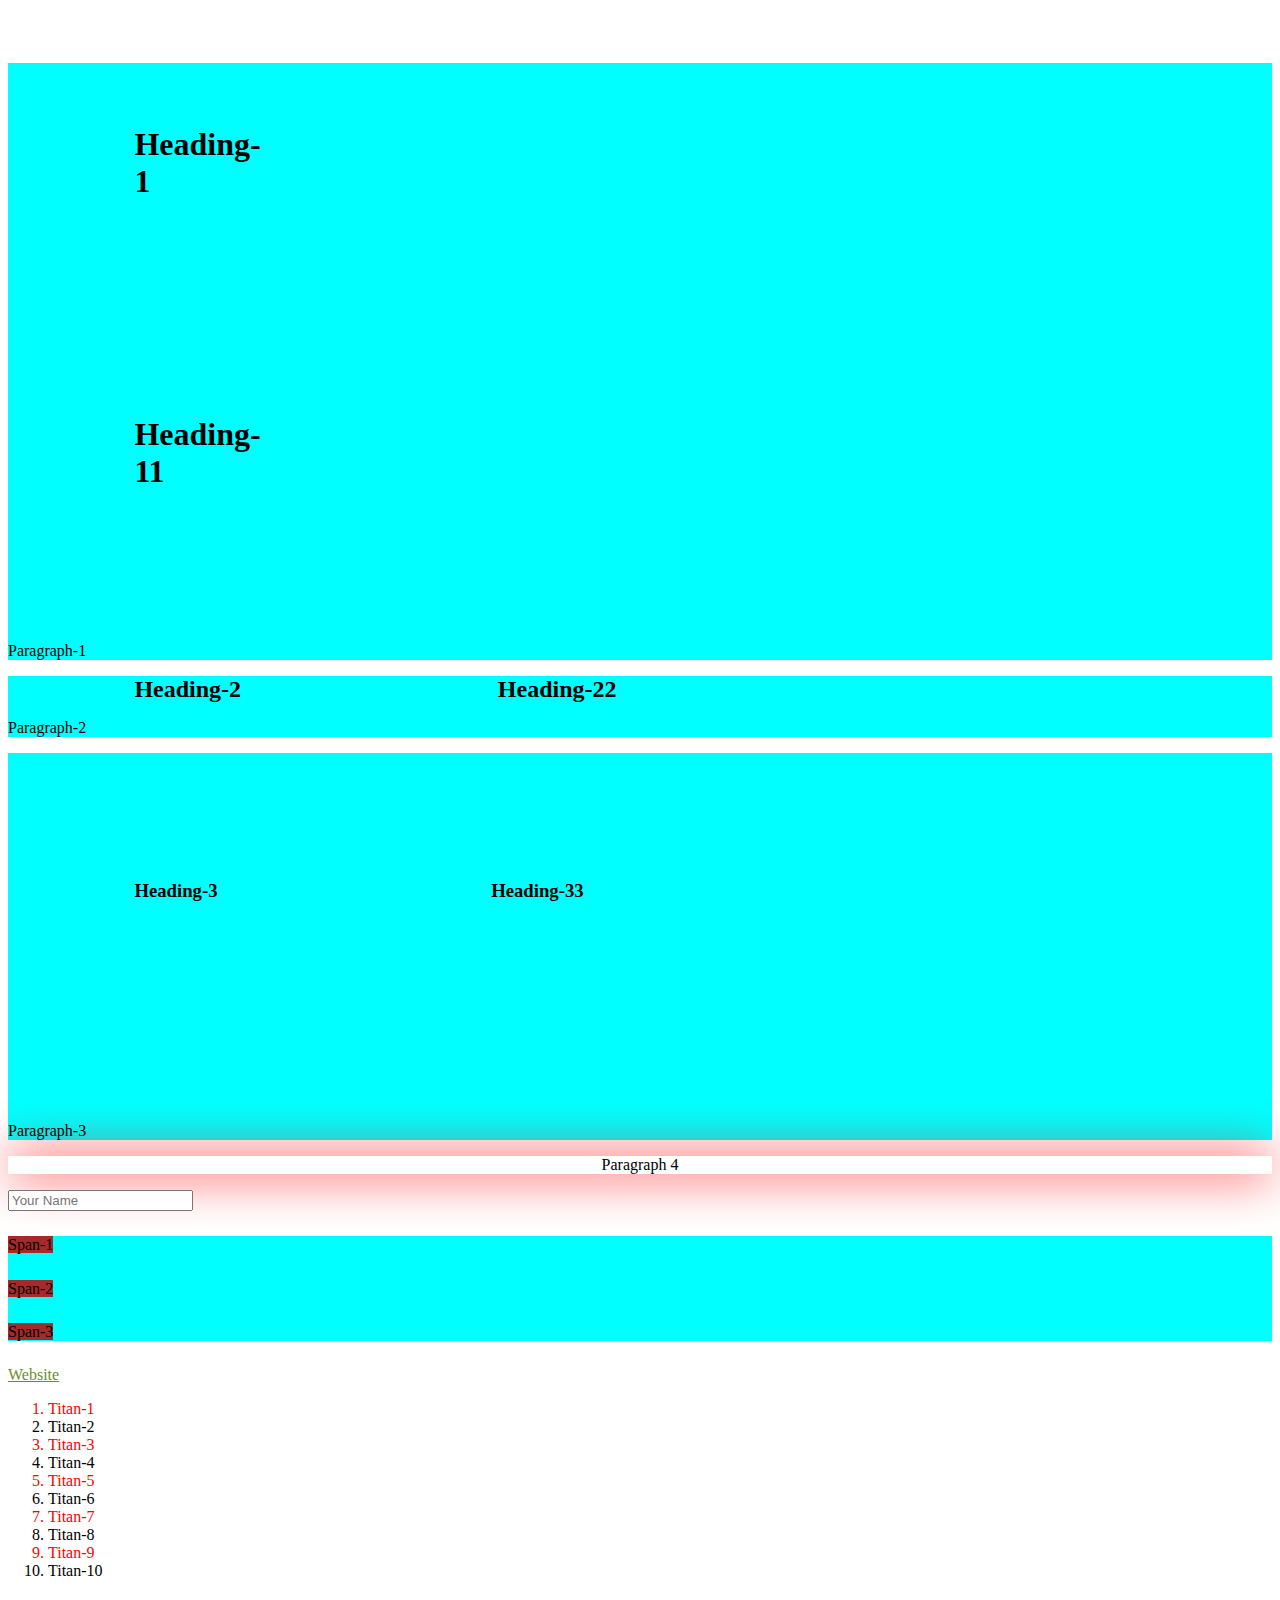
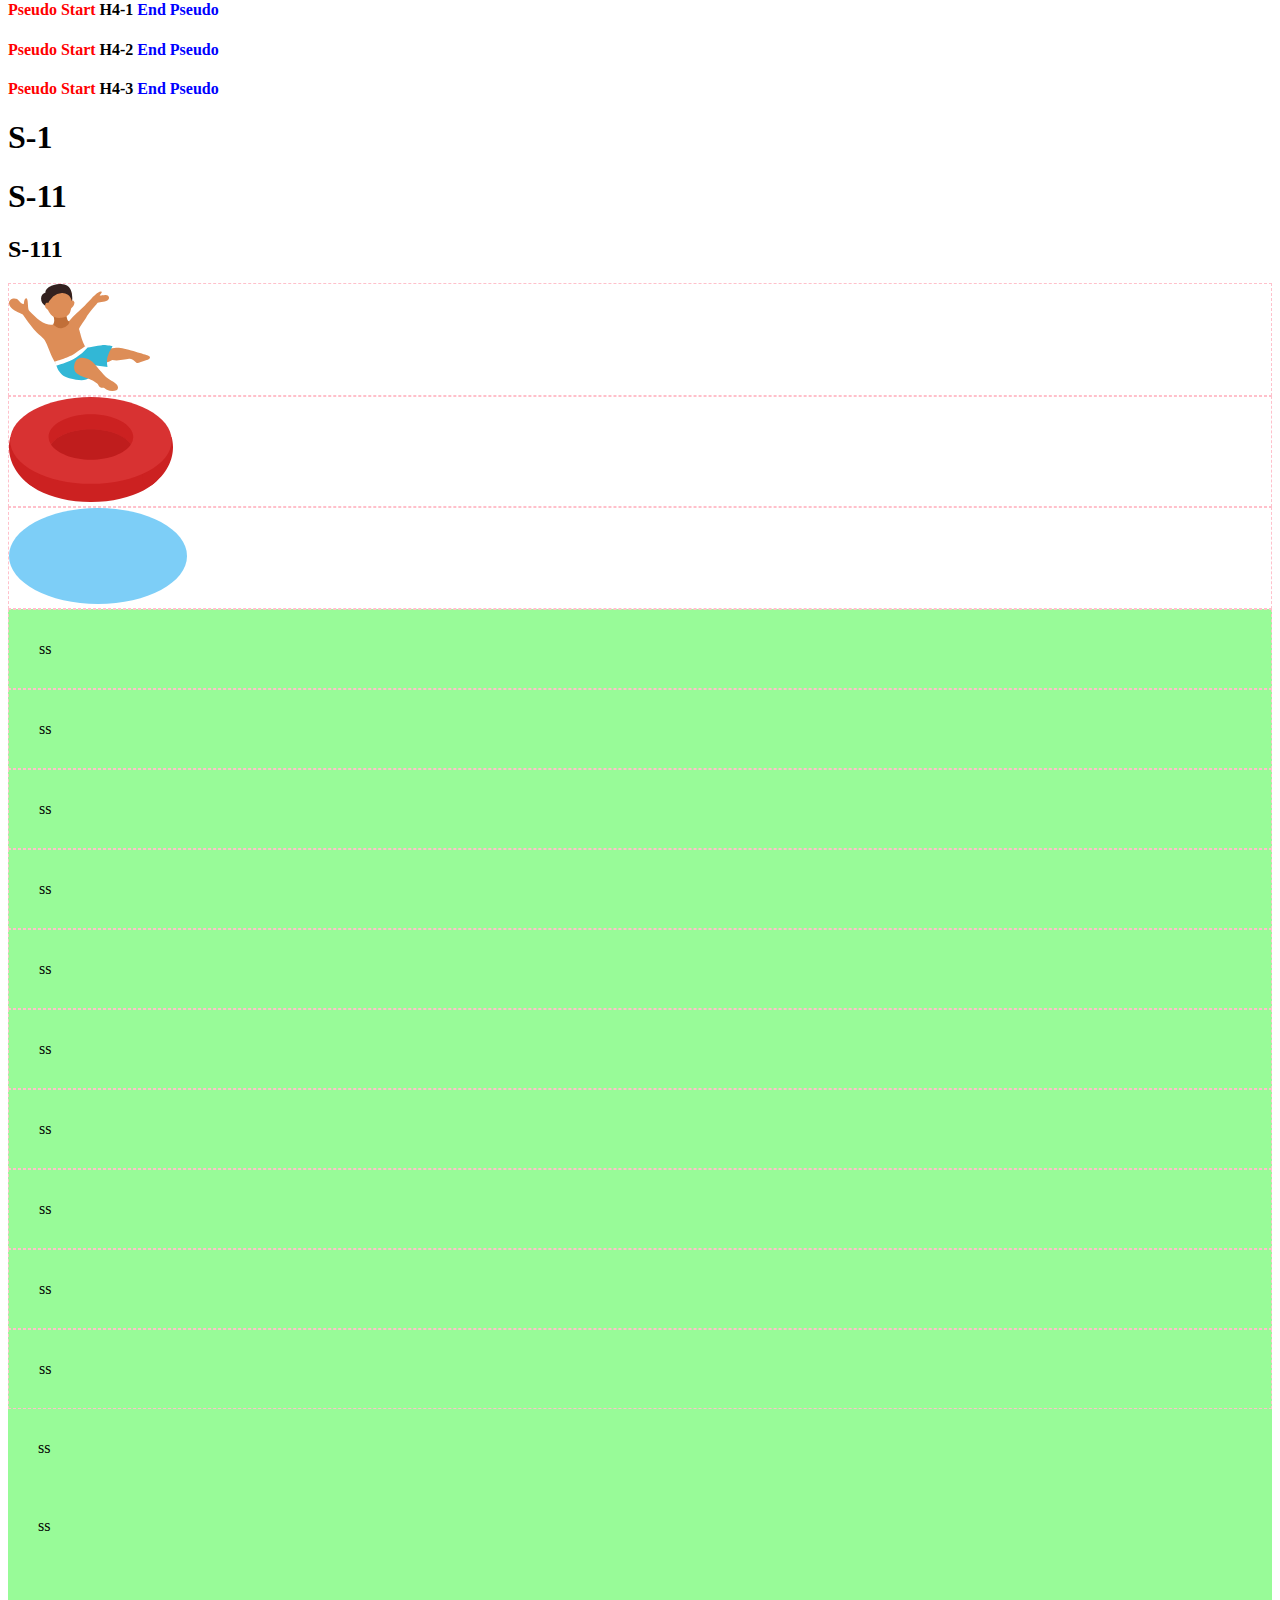
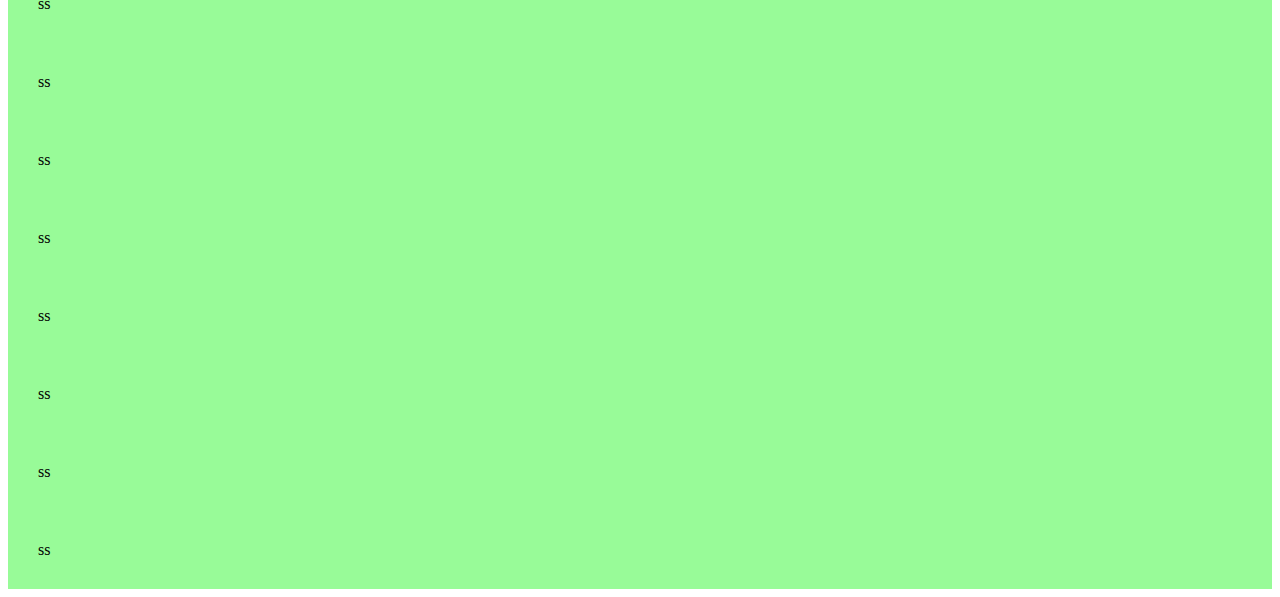
<file: Mod5.html>
<!DOCTYPE html>
<html lang="en">

<head>
    <meta charset="UTF-8">
    <meta http-equiv="X-UA-Compatible" content="IE=edge">
    <meta name="viewport" content="width=device-width, initial-scale=1.0">
    <title>Module 5</title>
    <style>
        .div {
            background-color: aqua;
            /* align-items: center;
            text-align: center; */
        }

        div h1 {
            display: block;
            height: 100px;
            width: 100px;
            margin-top: 5%;
            margin-bottom: 5%;
            margin-left: 5%;
            margin-right: 5%;
            padding-top: 5%;
            padding-bottom: 5%;
            padding-left: 5%;
            padding-right: 5%;
        }

        div h2 {
            display: inline;

            /* height: 100px;
            width: 100px; */
            /* inline element e height width dewa jay na */

            /* margin-top: 5%;
            /* margin-bottom: 5%; */
            /* Not Possible */

            margin-left: 5%;
            margin-right: 5%;

            /* padding-top: 5%;
            padding-bottom: 5%; */
            /* Not Possible */

            padding-left: 5%;
            padding-right: 5%;
        }

        div h3 {
            display: inline-block;
            height: 100px;
            width: 100px;
            margin-top: 5%;
            margin-bottom: 5%;
            margin-left: 5%;
            margin-right: 5%;
            padding-top: 5%;
            padding-bottom: 5%;
            padding-left: 5%;
            padding-right: 5%;
        }

        /* width-height<padding<border<margin */
        .pseudo {
            text-align: center;
            box-shadow: 0px 0px 50px red;
        }

        .pseudo:hover {
            color: red;
            box-shadow: 10px 10px 50px rgb(146, 29, 255);
        }

        input:focus {
            color: blue;
            border-radius: 20px;
        }

        .align div {
            margin-top: 2%;
            margin-bottom: 2%;
            /* align-items: center; */
            /* align-content: center; */
            /* align-self: center; */
        }

        .align div span {
            background-color: brown;
            /* align-items: center; */
            /* align-content: center; */
            /* align-self: center; */
        }

        a {
            color: olivedrab;
        }

        a:visited {
            color: orangered;
        }

        li:nth-child(2n+1) {
            /* first-child/last-child */

            color: red;
        }

        h4::before {
            content: 'Pseudo Start ';
            color: red;
        }

        h4::after {
            content: ' End Pseudo';
            color: blue;
        }

        .swimming div {
            border: 1px dashed pink;
        }
        .sw{
            background-color: palegreen;
            padding: 30px;
        }
        /* .swimming{
            position: relative; 
        } */
        /* #ring{
            position: relative;
            margin-left: 20px;
        } 
        affect just on its own position */
        
        /* #ring{
            position: absolute;
            margin-left: 30px;
            margin-top: 30px;
        }
        affect according to its parent class */

        /* #ring{
            position: sticky;
            top: 20px;
        }
        affect only inside its parent class */

        /* #ring{
            position: fixed;
            top: 20px;
        }
        affect on entire page */

        #boy{
            position: sticky;
            top: 0px;
            z-index: 2;
        }
        #ring{
            position: sticky;
            top: 40px;
            z-index: 1;
        }
        #water{
            position: sticky;
            top: 70px;
            z-index: 0;
        }
        

    </style>
</head>

<body>
    <!-- div*3>h2{Heading-$}+p{Paragraph-$} -->
    <div class="div">
        <h1>Heading-1</h1>
        <h1>Heading-11</h1>
        <p>Paragraph-1</p>
    </div>
    <div class="div">
        <h2>Heading-2</h2>
        <h2>Heading-22</h2>
        <p>Paragraph-2</p>
    </div>
    <div class="div">
        <h3>Heading-3</h3>
        <h3>Heading-33</h3>
        <p>Paragraph-3</p>
    </div>

    <!-- pseudo -->
    <p class="pseudo">Paragraph 4</p>
    <input type="text" placeholder="Your Name">
    <div class="div align">
        <div><span>Span-1</span></div>
        <div><span>Span-2</span></div>
        <div><span>Span-3</span></div>
    </div>
    <a
        href="https://www.googleadservices.com/pagead/aclk?sa=L&ai=DChcSEwi43_DJ5uD3AhUWHCsKHdfBB64YABAAGgJzZg&ohost=www.google.com&cid=CAESbOD2gF277DgEk1m5JUVTO8KhSESADrHuN0ps4DpdMXx5mrKk8CK0M0yamesnNpCMvTwrMfF4NJ18fRftmh0QQ9M2Kk3x-_rVwKrDmVBx8UWwiqfX5IFxSK3FbfHjM2NvHr1_NXdcq0mGaTsbCQ&sig=AOD64_1IULb0UVuJTApBuy9bMQS05-XYyQ&q&adurl&ved=2ahUKEwjisOrJ5uD3AhX7SGwGHanaAyoQ0Qx6BAgFEAE">Website</a>
    <ol>
        <li>Titan-1</li>
        <li>Titan-2</li>
        <li>Titan-3</li>
        <li>Titan-4</li>
        <li>Titan-5</li>
        <li>Titan-6</li>
        <li>Titan-7</li>
        <li>Titan-8</li>
        <li>Titan-9</li>
        <li>Titan-10</li>
    </ol>
    <h4>H4-1</h4>
    <h4>H4-2</h4>
    <h4>H4-3</h4>

    <!-- Position -->
    <section>
        <h1>S-1</h1>
        <h1>S-11</h1>
        <h2>S-111</h2>
    </section>
    <section class="swimming">
        <div id="boy"><img src="images/boy.svg" alt=""></div>
        <div id="ring"><img src="images/ring.svg" alt=""></div>
        <div id="water"><img src="images/water.svg" alt=""></div>
        <div class="sw"><span>ss</span></div>
        <div class="sw"><span>ss</span></div>
        <div class="sw"><span>ss</span></div>
        <div class="sw"><span>ss</span></div>
        <div class="sw"><span>ss</span></div>
        <div class="sw"><span>ss</span></div>
        <div class="sw"><span>ss</span></div>
        <div class="sw"><span>ss</span></div>
        <div class="sw"><span>ss</span></div>
        <div class="sw"><span>ss</span></div>
    </section>
    <section>
        <div class="sw"><span>ss</span></div>
        <div class="sw"><span>ss</span></div>
        <div class="sw"><span>ss</span></div>
        <div class="sw"><span>ss</span></div>
        <div class="sw"><span>ss</span></div>
        <div class="sw"><span>ss</span></div>
        <div class="sw"><span>ss</span></div>
        <div class="sw"><span>ss</span></div>
        <div class="sw"><span>ss</span></div>
        <div class="sw"><span>ss</span></div>
        
    </section>
</body>

</html>
</file>
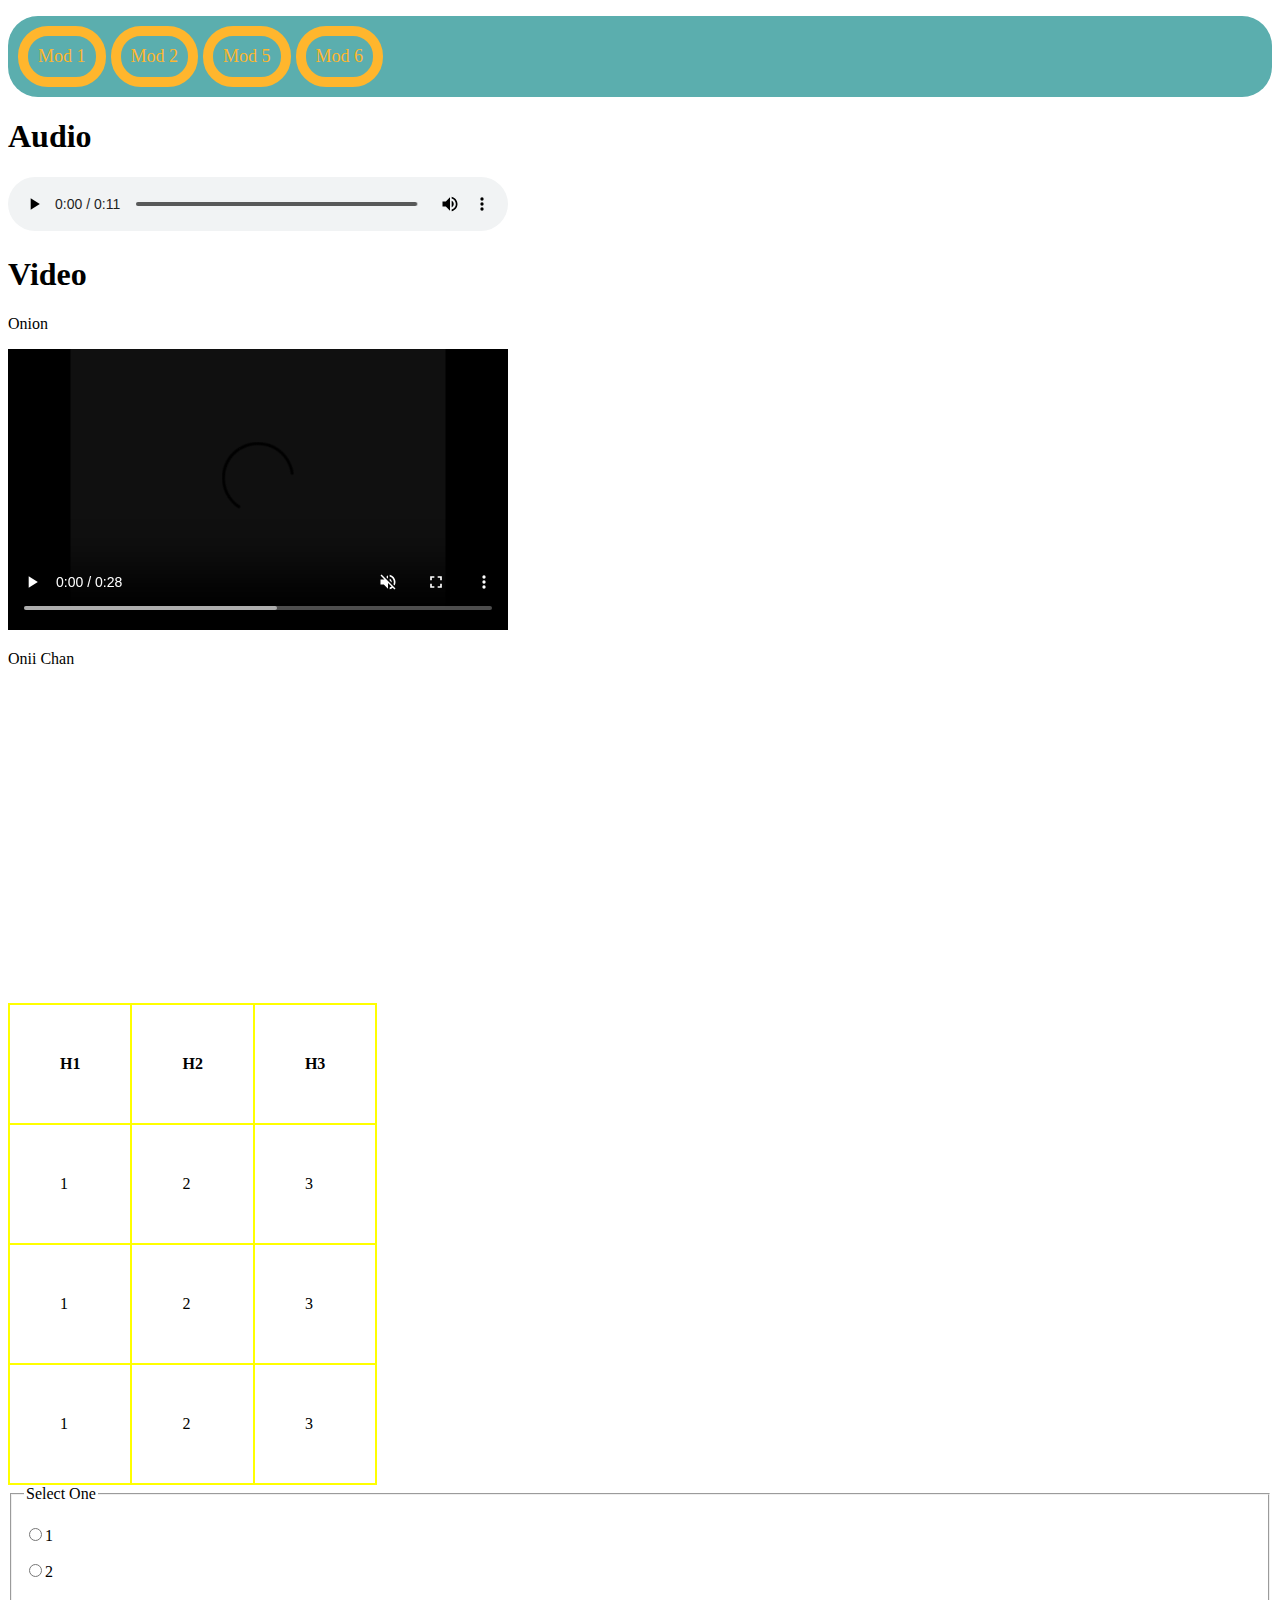
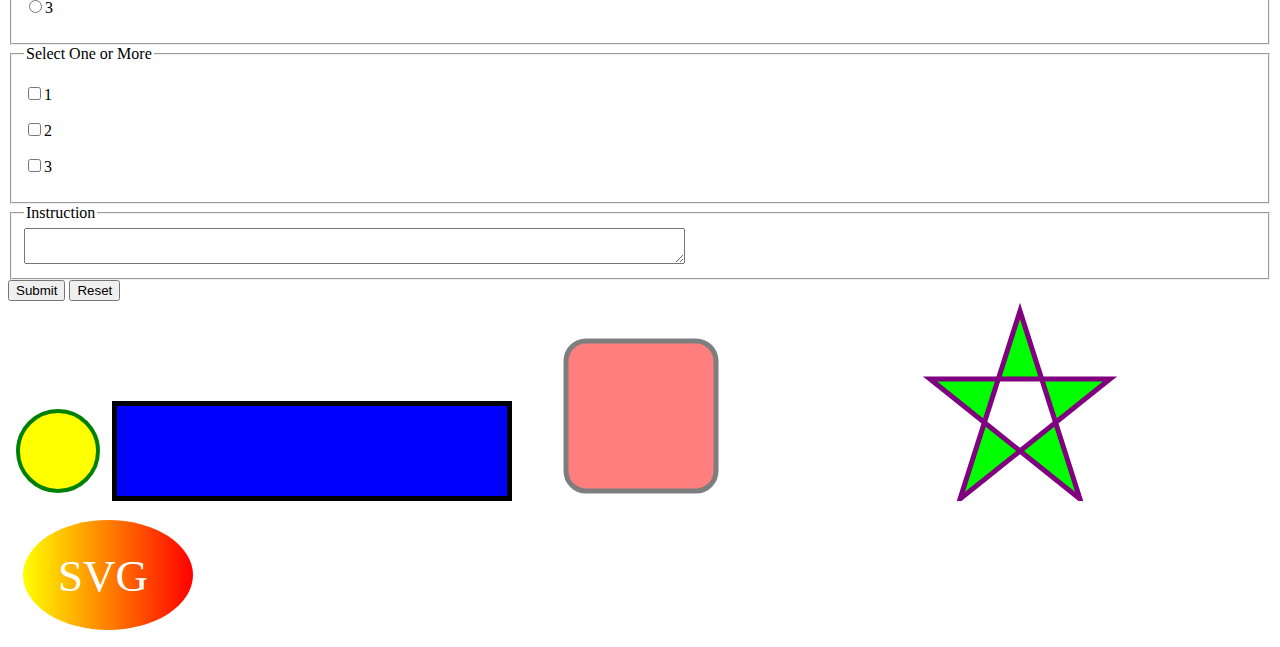
<file: Mod6.html>
<!DOCTYPE html>
<html lang="en">

<head>
    <meta charset="UTF-8">
    <meta http-equiv="X-UA-Compatible" content="IE=edge">
    <meta name="viewport" content="width=device-width, initial-scale=1.0">
    <title>Module 6</title>
    <link rel="stylesheet" href="css/nav.css">
    <style>
        audio {
            width: 500px;
        }

        video {
            width: 500px;
        }

        table {
            border-collapse: collapse;
        }

        td,
        th {
            border: 2px solid yellow;
            padding: 50px 50px;
        }

        textarea:focus {
            border-radius: 30px;
            padding: 0 30px;
        }
    </style>
</head>

<body>

    <header>
        <nav>
            <!-- navbar -->
            <ul>
                <li><a href="Mod1.html">Mod 1</a></li>
                <li><a href="Mod2.html">Mod 2</a></li>
                <li><a href="Mod5.html">Mod 5</a></li>
                <li><a href="Mod6.html">Mod 6</a></li>
            </ul>
        </nav>
    </header>

    <!-- 6-1 -->
    <h1>Audio</h1>
    <audio src="media/audio/chicken.mp3" controls></audio>
    <h1>Video</h1>
    <p>Onion</p>
    <video src="media/video/Onion.mp4" controls muted></video>
    <p>Onii Chan</p>
    <iframe width="500" height="315" src="https://www.youtube.com/embed/hZmMnq_Is6k" title="YouTube video player"
        frameborder="0" allow="accelerometer; autoplay; clipboard-write; encrypted-media; gyroscope; picture-in-picture"
        allowfullscreen></iframe>

    <!-- 6-2 -->
    <!-- .container>div.blog*4>h3{My Blog-$}+p>lorem50 -->
    <!-- semantic tags => to make html tags more meaningful -->
    <header>
        <nav>
            <!-- navbar -->
        </nav>
    </header>

    <main>
        <!-- sections -->
        <section class="blogs">
            <article class="blog"></article>
            <article class="blog"></article>
        </section>

        <section class="photos">
        </section>
    </main>

    <footer>
    </footer>

    <!-- 6-3 -->
    <table class="table-bordered">
        <thead>
            <tr>
                <th>H1</th>
                <th>H2</th>
                <th>H3</th>
            </tr>
        </thead>
        <tbody>
            <tr>
                <td>1</td>
                <td>2</td>
                <td>3</td>
            </tr>
            <tr>
                <td>1</td>
                <td>2</td>
                <td>3</td>
            </tr>
            <tr>
                <td>1</td>
                <td>2</td>
                <td>3</td>
            </tr>
        </tbody>
    </table>

    <!-- 6-4 -->
    <form action="">
        <!-- fieldset>legend{Select One}+p*3>label>input:r{$} -->
        <fieldset>
            <!-- name=number for every input so that multiple options can't be chosen -->
            <legend>Select One</legend>
            <p><label for="1"><input type="radio" name="number" id="1">1</input></label></p>
            <p><label for="2"><input type="radio" name="number" id="2">2</input></label></p>
            <p><label for="3"><input type="radio" name="number" id="3">3</input></label></p>
        </fieldset>
        <fieldset>
            <legend>Select One or More</legend>
            <p><label for="1"><input type="checkbox" name="num" id="1">1</input></label></p>
            <p><label for="2"><input type="checkbox" name="num" id="2">2</input></label></p>
            <p><label for="3"><input type="checkbox" name="num" id="3">3</input></label></p>
        </fieldset>
        <fieldset>
            <legend>Instruction</legend>
            <textarea name="instr" id="" cols="80%" rows="2"></textarea>
        </fieldset>
        <button type="submit">Submit</button>
        <button type="reset">Reset</button>
    </form>

    <!-- 6-7 -->
    <svg title="This is a circle" width="100" height="100">
        <circle cx="50" cy="50" r="40" stroke="green" stroke-width="4" fill="yellow" />
    </svg>
    <svg width="400" height="100">
        <rect width="400" height="100" style="fill:rgb(0,0,255);stroke-width:10;stroke:rgb(0,0,0)" />
    </svg>
    <svg width="400" height="180">
        <rect x="50" y="20" rx="20" ry="20" width="150" height="150"
            style="fill:red;stroke:black;stroke-width:5;opacity:0.5" />
    </svg>
    <svg width="300" height="200">
        <polygon points="100,10 40,198 190,78 10,78 160,198"
            style="fill:lime;stroke:purple;stroke-width:5;fill-rule:evenodd;" />
    </svg>
    <svg height="130" width="500">
        <defs>
            <linearGradient id="grad1" x1="0%" y1="0%" x2="100%" y2="0%">
                <stop offset="0%" style="stop-color:rgb(255,255,0);stop-opacity:1" />
                <stop offset="100%" style="stop-color:rgb(255,0,0);stop-opacity:1" />
            </linearGradient>
        </defs>
        <ellipse cx="100" cy="70" rx="85" ry="55" fill="url(#grad1)" />
        <text fill="#ffffff" font-size="45" font-family="Verdana" x="50" y="86">SVG</text>
        Sorry, your browser does not support inline SVG.
    </svg>

</body>

</html>
</file>
<file: css/nav.css>
/* nav er under e immediate child er upor effect */
nav > ul{
    display: flex;
    background-color: rgb(91, 174, 174);
    border-radius: 30px;
    padding: 10px 10px;
}

nav li{
    list-style: none;
    font-size: large;
    padding: 10px;
    border: 10px solid rgb(255, 182, 45);
    border-radius: 30px;
    margin-right: 5px;
}

nav li a{
    text-decoration: none;
    color: rgb(255, 182, 45);
}

nav li a:hover{
    text-decoration: dotted;
    color: green;
}

nav li:hover{
    list-style: none;
    font-size: large;
    padding: 10px;
    border: 10px solid green;
    border-radius: 30px;
    margin-right: 5px;
}

.dropdown{
    display: none;
}

nav > ul > li:hover > ul{
    display: block;
    position: absolute;
    padding: 0;
    background-color: black;
}
</file>
<file: css/Mod2.css>
body {
    background-color: rgb(52, 45, 45);
}

p {
    color: rgb(153, 66, 234);
    background-color: rgb(252, 199, 207);
    font-size: 100%;
    height: 50px;
    width: 100%;
}

h1 {
    color: indianred;
}

#header {
    font-style: italic;
}

.cls1 {
    color: rgb(12, 38, 29);
}

.cls1bc {
    background-color: aquamarine;
}

.division {
    background-color: rgb(252, 255, 188);
    border: 10px ridge rgb(153, 66, 234);
    border-radius: 20px;
    margin: 10px;
    /* margin: 1px; 1px in top, right, bottom, left
    margin: 1px 2px; 1px in top & bottom, 2px in left & right
    margin: 1px 2px 3px; 1px in top, 2px in left & right, 3px in bottom
    margin: 1px 2px 3px 4px; 1px in top, 2px in right, 3px in bottom, 4px in left (clockwise) */
    padding: 10px; 
    /* margin is outside border, padding is inside border. Rest attributes are same */
}
.division p{
    text-align: center;
    font-family: 'Segoe UI', Tahoma, Geneva, Verdana, sans-serif;
    font-weight: 700;
    padding-top: 30px;
    /* division class er vitore sob p tag er upor kaz hobe */
}
</file>
